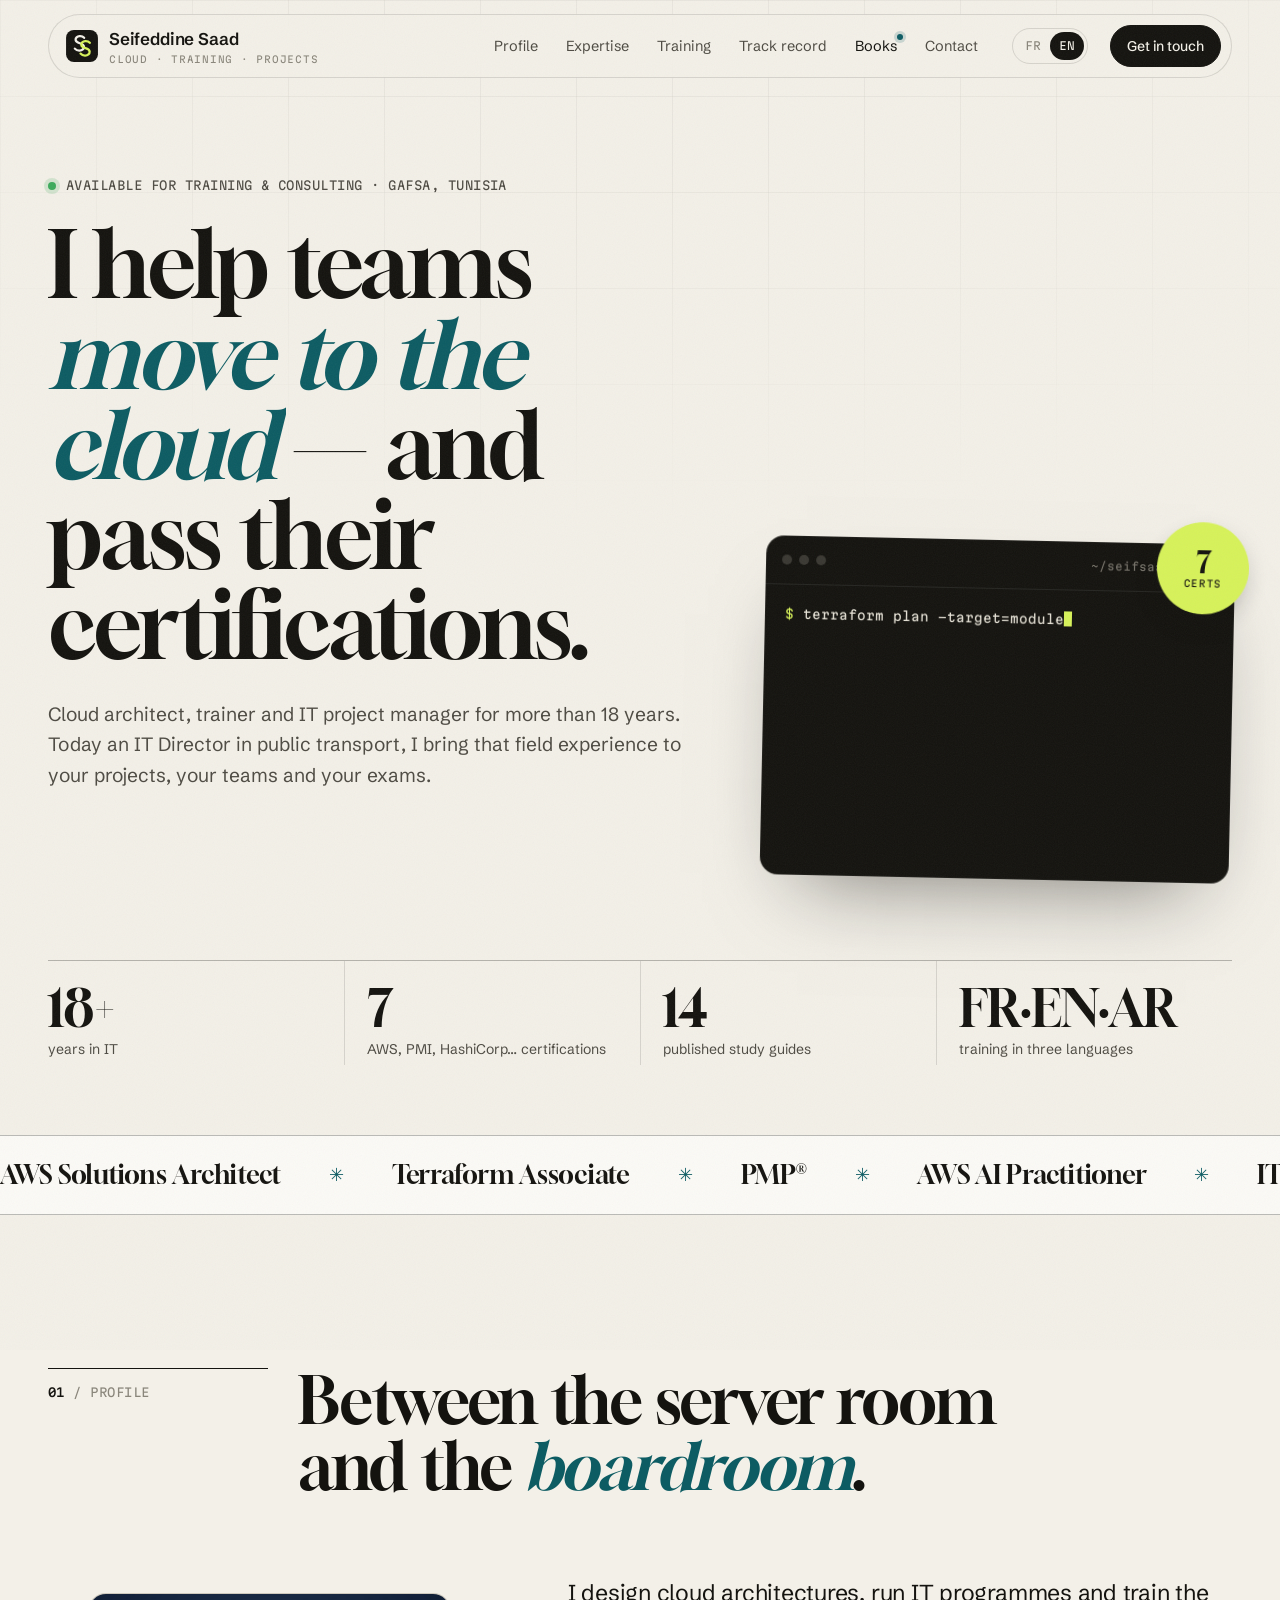
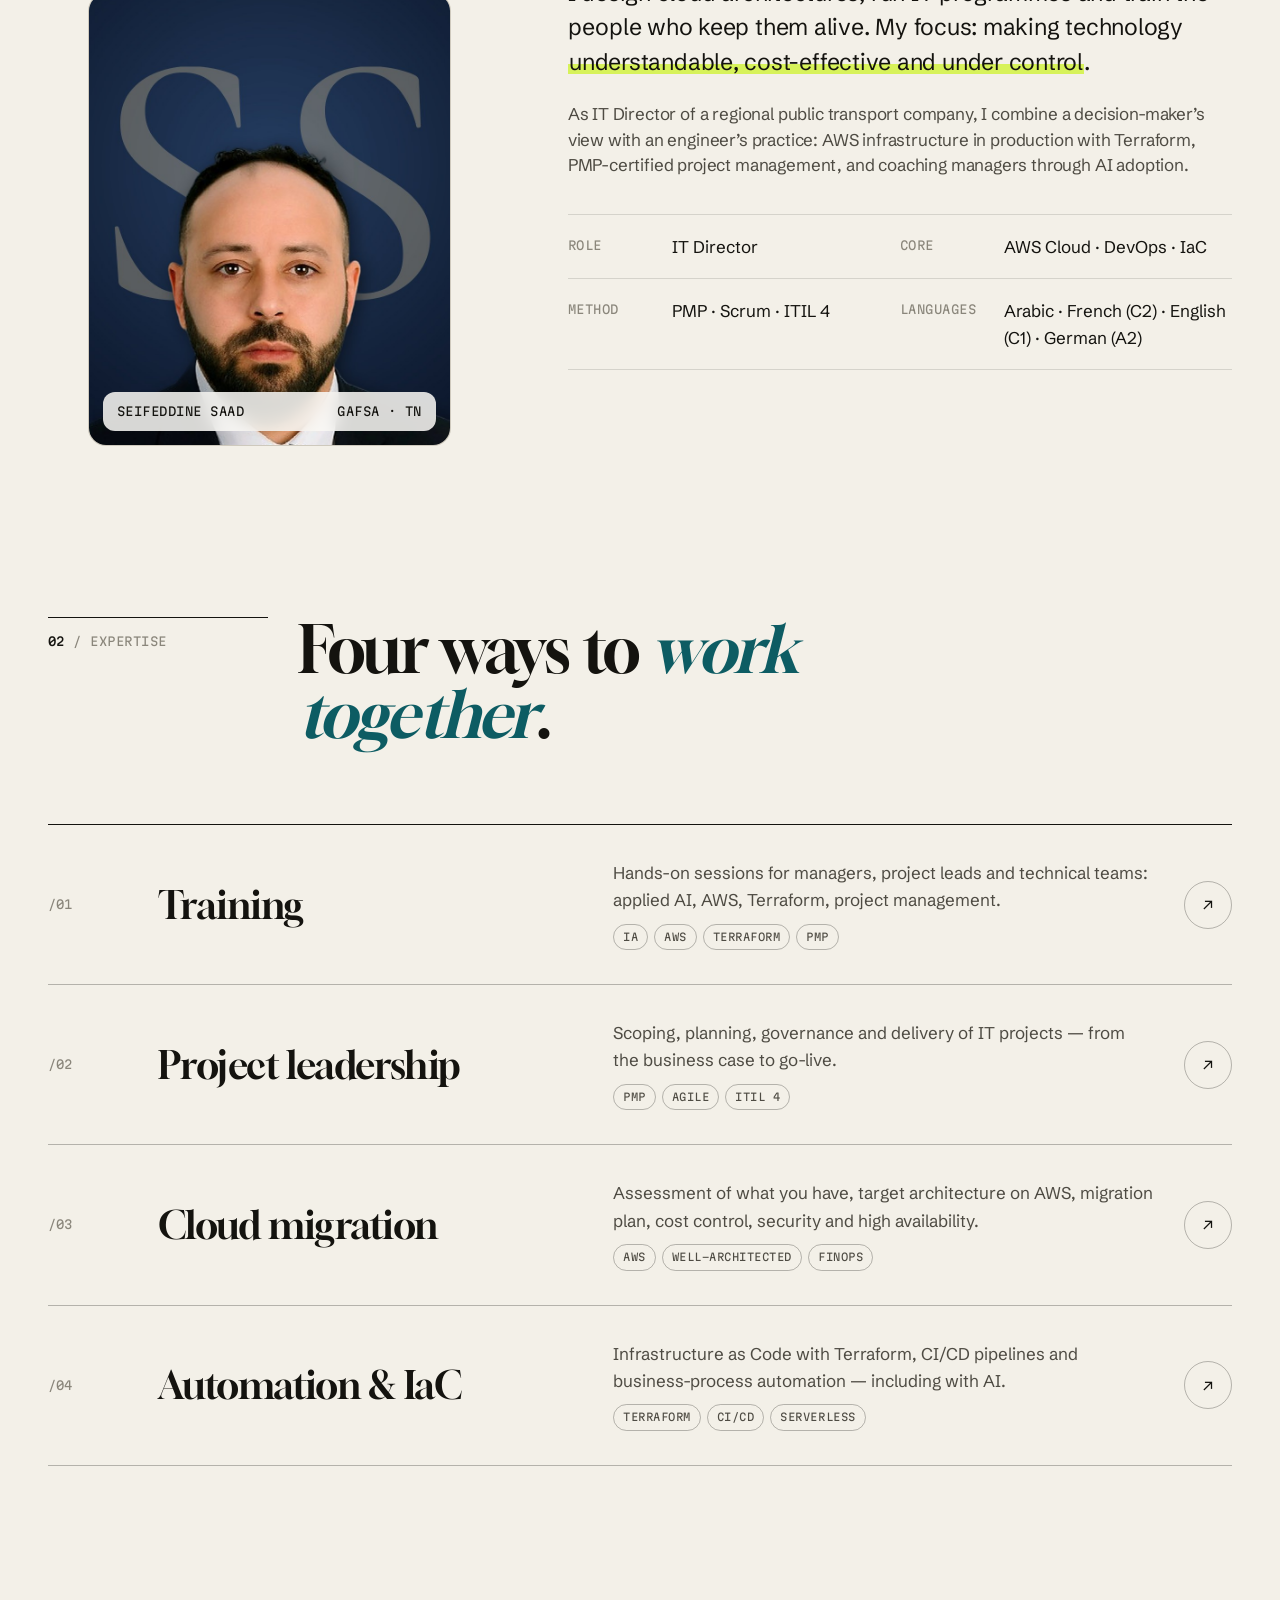
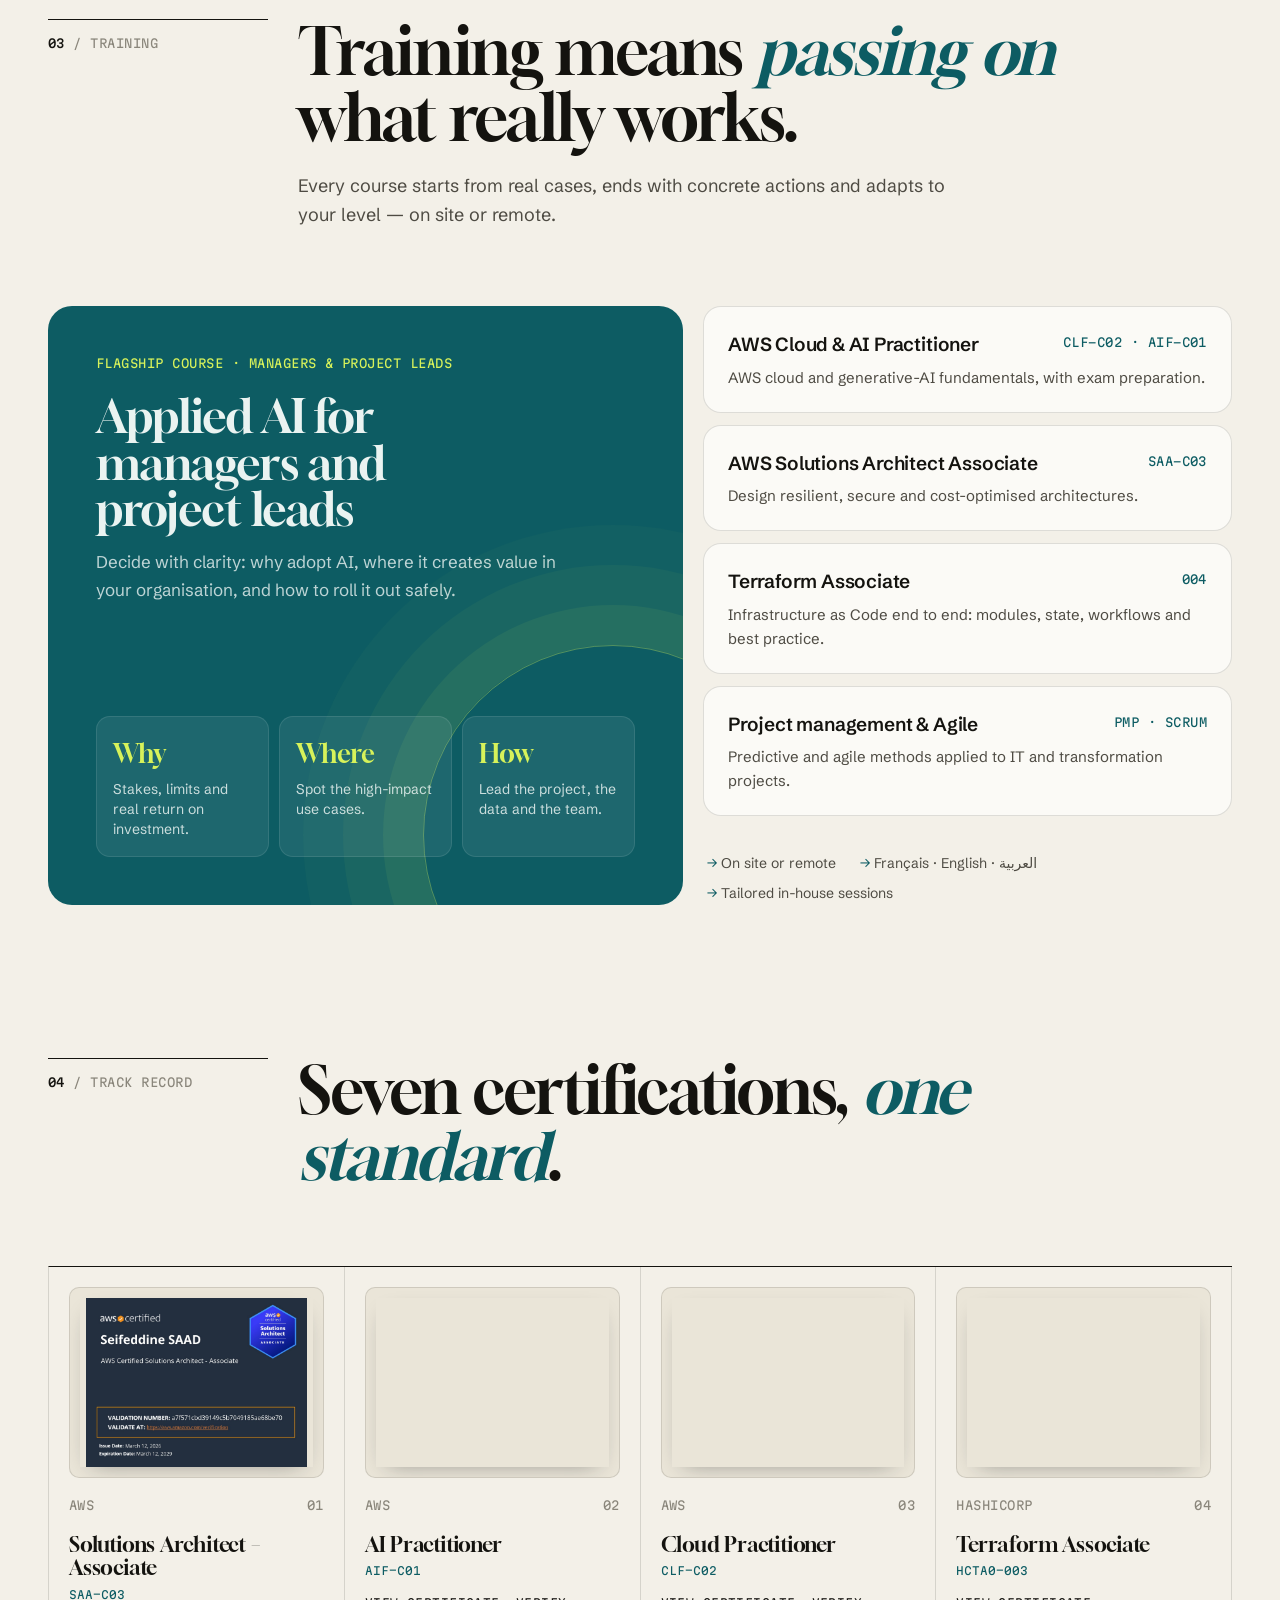
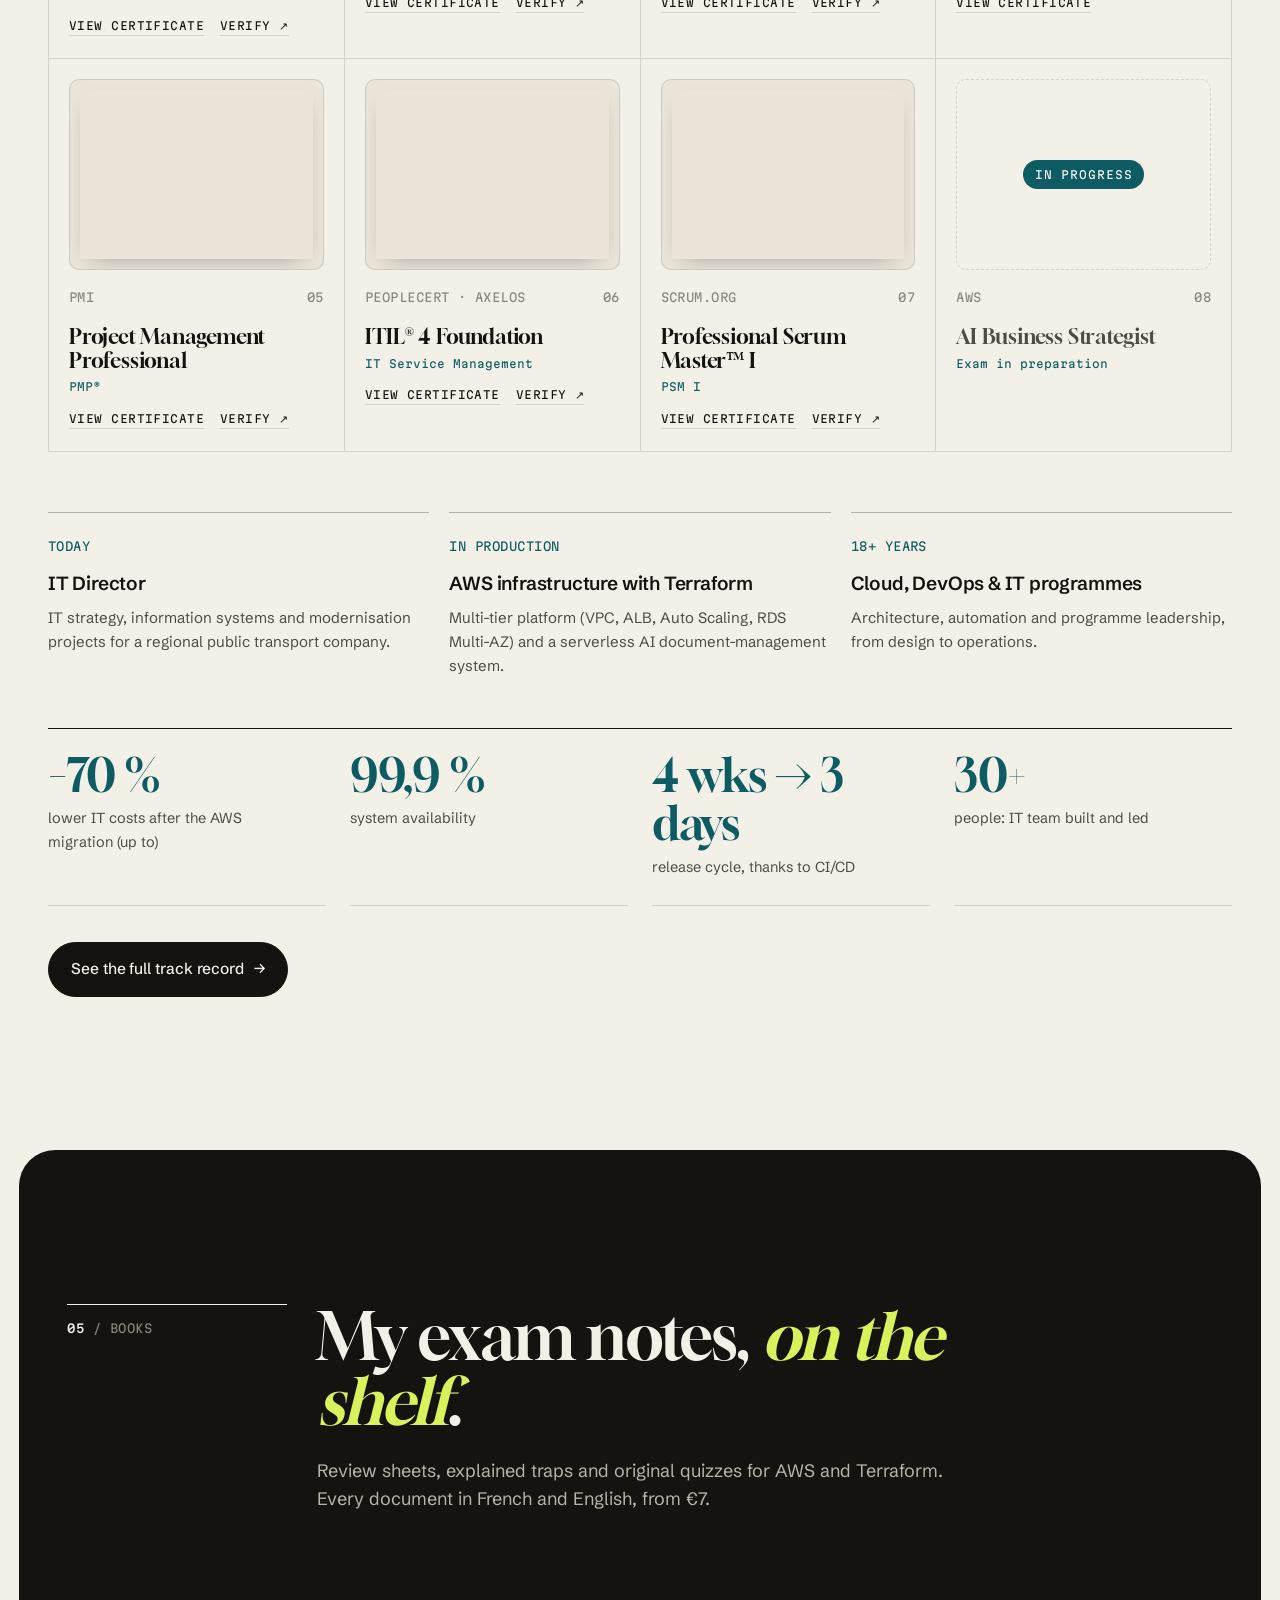
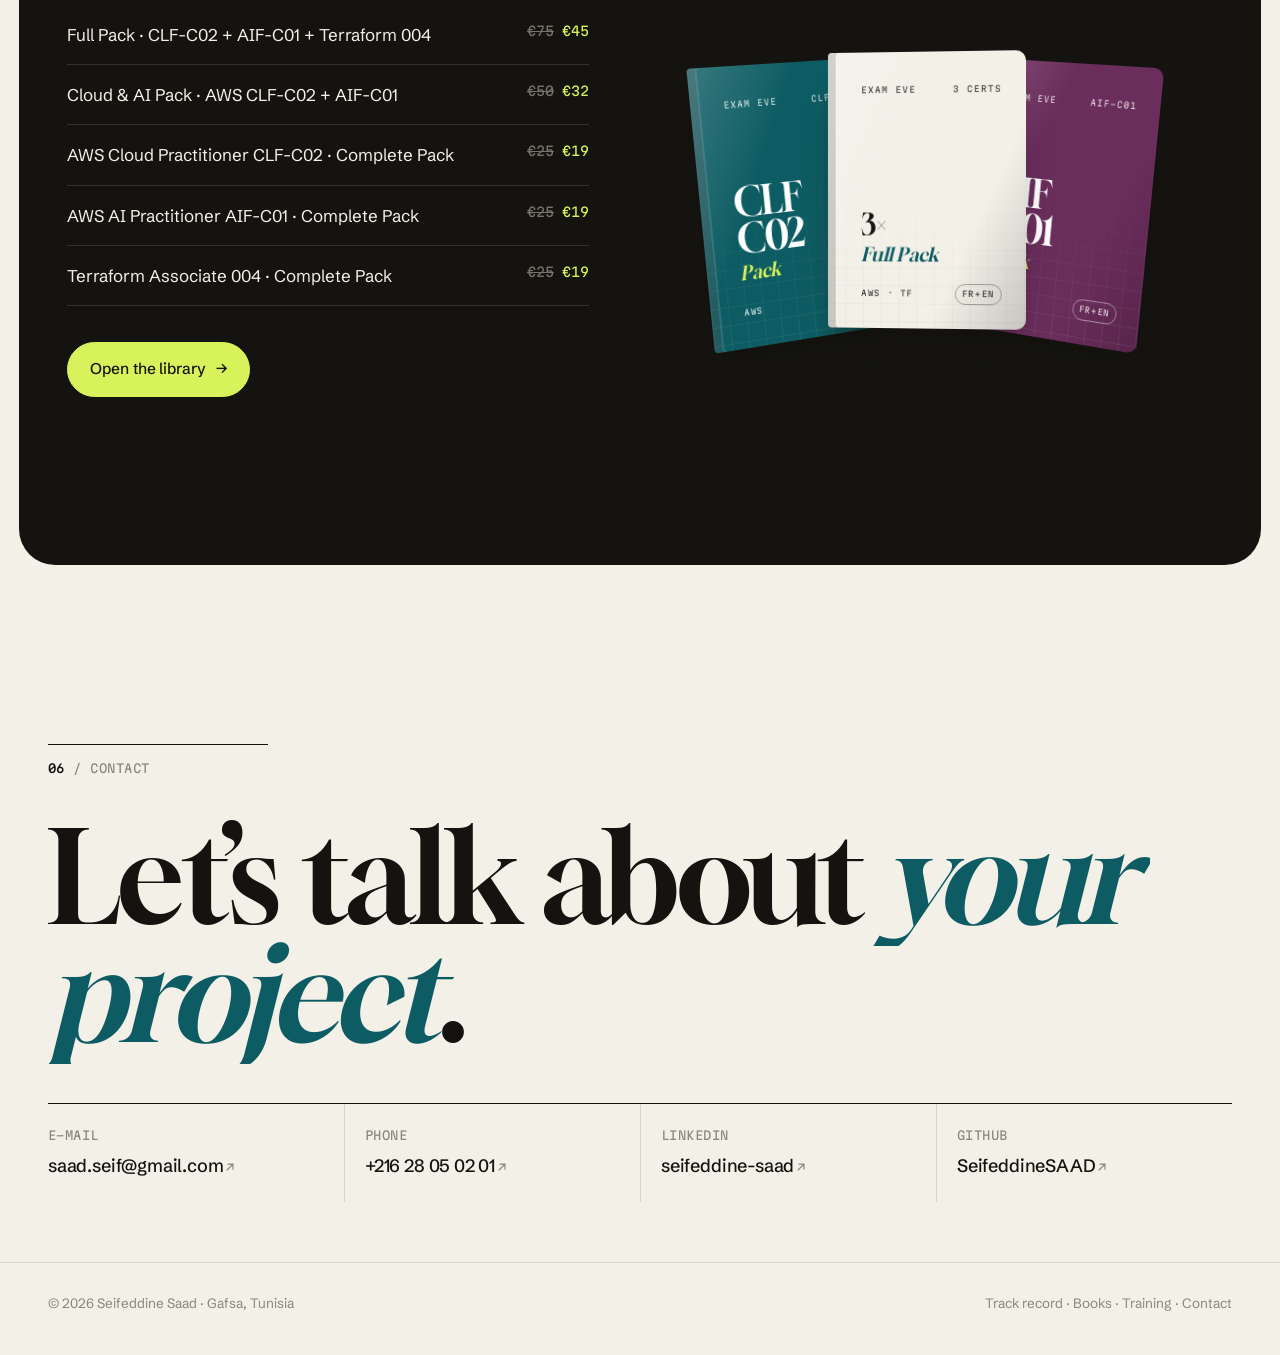
<file: index.html>
<!DOCTYPE html>
<html lang="fr">
<head>
  <meta charset="utf-8">
  <meta name="viewport" content="width=device-width, initial-scale=1">
  <title>Seifeddine Saad — Cloud Architect, formateur & chef de projet IT</title>
  <meta name="description" content="Seifeddine Saad : 18+ ans en architecture cloud, DevOps et pilotage de programmes IT. Formations IA, AWS, Terraform. Livres de préparation aux certifications.">
  <meta property="og:title" content="Seifeddine Saad — Cloud Architect & formateur">
  <meta property="og:description" content="Architecture cloud, formation IA/AWS/Terraform, pilotage de projets IT.">
  <meta property="og:type" content="website">
  <link rel="canonical" href="https://www.seifsaad.com/">
  <meta property="og:url" content="https://www.seifsaad.com/">
  <meta property="og:site_name" content="Seifeddine Saad">
  <meta property="og:locale" content="fr_FR">
  <meta property="og:locale:alternate" content="en_GB">
  <meta property="og:image" content="https://www.seifsaad.com/assets/img/og-site.jpg">
  <meta property="og:image:width" content="1200">
  <meta property="og:image:height" content="630">
  <meta name="twitter:card" content="summary_large_image">
  <meta name="theme-color" content="#F3F0E8">
  <link rel="icon" href="assets/img/logo.svg" type="image/svg+xml">
  <link rel="preconnect" href="https://fonts.googleapis.com">
  <link rel="preconnect" href="https://fonts.gstatic.com" crossorigin>
  <link href="https://fonts.googleapis.com/css2?family=Gloock&family=Martian+Mono:wght@400;500&family=Schibsted+Grotesk:ital,wght@0,400;0,500;0,600;0,700;1,400&display=swap" rel="stylesheet">
  <link rel="stylesheet" href="assets/css/style.css">
  <script type="application/ld+json" id="seo-jsonld">
{
 "@context": "https://schema.org",
 "@graph": [
  {
   "@type": "WebSite",
   "@id": "https://www.seifsaad.com/#site",
   "url": "https://www.seifsaad.com/",
   "name": "Seifeddine Saad",
   "inLanguage": [
    "fr",
    "en"
   ]
  },
  {
   "@type": "Person",
   "@id": "https://www.seifsaad.com/#seifeddine",
   "name": "Seifeddine Saad",
   "url": "https://www.seifsaad.com/",
   "jobTitle": "Architecte cloud, formateur et chef de projet IT",
   "email": "mailto:saad.seif@gmail.com",
   "telephone": "+216 28 05 02 01",
   "address": {
    "@type": "PostalAddress",
    "addressLocality": "Gafsa",
    "addressCountry": "TN"
   },
   "knowsLanguage": [
    "ar",
    "fr",
    "en",
    "de"
   ],
   "knowsAbout": [
    "AWS",
    "Terraform",
    "Cloud migration",
    "DevOps",
    "Intelligence artificielle",
    "Gestion de projet IT",
    "ITIL 4",
    "Scrum"
   ],
   "alumniOf": {
    "@type": "CollegeOrUniversity",
    "name": "ENSI — École Nationale des Sciences de l’Informatique"
   },
   "hasCredential": [
    {
     "@type": "EducationalOccupationalCredential",
     "name": "AWS Solutions Architect – Associate",
     "credentialCategory": "certification"
    },
    {
     "@type": "EducationalOccupationalCredential",
     "name": "AWS AI Practitioner",
     "credentialCategory": "certification"
    },
    {
     "@type": "EducationalOccupationalCredential",
     "name": "AWS Cloud Practitioner",
     "credentialCategory": "certification"
    },
    {
     "@type": "EducationalOccupationalCredential",
     "name": "HashiCorp Terraform Associate",
     "credentialCategory": "certification"
    },
    {
     "@type": "EducationalOccupationalCredential",
     "name": "PMI Project Management Professional",
     "credentialCategory": "certification"
    },
    {
     "@type": "EducationalOccupationalCredential",
     "name": "PeopleCert · Axelos ITIL® 4 Foundation",
     "credentialCategory": "certification"
    },
    {
     "@type": "EducationalOccupationalCredential",
     "name": "Scrum.org Professional Scrum Master™ I",
     "credentialCategory": "certification"
    }
   ],
   "sameAs": [
    "https://www.linkedin.com/in/seifeddine-saad",
    "https://github.com/SeifeddineSAAD",
    "https://saadseif.gumroad.com"
   ]
  }
 ]
}
  </script>
</head>
<body data-page="home">
  <div class="veil" aria-hidden="true"></div>
  <div class="cursor" aria-hidden="true"></div>

  <!-- ================= NAV ================= -->
  <header class="nav">
    <div class="wrap nav-inner">
      <a class="brand" href="index.html" aria-label="Accueil">
        <img src="assets/img/logo.svg" alt="">
        <span>Seifeddine Saad<small data-i18n="brand.sub">Cloud · Formation · Projets</small></span>
      </a>
      <ul class="nav-links">
        <li><a href="#profil" data-i18n="nav.profile">Profil</a></li>
        <li><a href="#expertises" data-i18n="nav.services">Expertises</a></li>
        <li><a href="#formations" data-i18n="nav.training">Formations</a></li>
        <li><a href="parcours.html" data-i18n="nav.path">Parcours</a></li>
        <li><a href="livres.html" class="shop" data-i18n="nav.books">Livres</a></li>
        <li><a href="#contact" data-i18n="nav.contact">Contact</a></li>
      </ul>
      <div class="lang" role="group" aria-label="Langue">
        <button type="button" data-lang="fr" aria-pressed="true">FR</button>
        <button type="button" data-lang="en" aria-pressed="false">EN</button>
      </div>
      <a href="#contact" class="btn btn-sm nav-cta" data-mag><span data-i18n="nav.cta">Me contacter</span></a>
      <button class="burger" type="button" aria-label="Menu"><span></span></button>
    </div>
  </header>

  <main>
    <!-- ================= HERO ================= -->
    <section class="hero">
      <div class="wrap">
        <div class="hero-grid">
          <div>
            <span class="eyebrow mono" data-reveal><i class="dot"></i><span data-i18n="hero.eyebrow">Disponible pour formations & missions · Gafsa, Tunisie</span></span>
            <h1 class="h-display split" data-i18n="hero.title">J’aide les équipes à <em>passer au cloud</em> — et à réussir leurs certifications.</h1>
            <p class="lead" data-reveal style="--d:300ms" data-i18n="hero.lead">Architecte cloud, formateur et chef de projet IT depuis plus de 18 ans. Aujourd’hui Directeur Informatique dans le transport public, je mets cette expérience terrain au service de vos projets, de vos équipes et de vos examens.</p>
            <div class="hero-cta" data-reveal style="--d:420ms">
              <a href="#formations" class="btn" data-mag><span data-i18n="hero.cta1">Voir les formations</span> <span class="arr">→</span></a>
              <a href="livres.html" class="btn btn-ghost" data-mag><span data-i18n="hero.cta2">Découvrir les livres</span> <span class="arr">↗</span></a>
            </div>
          </div>

          <div data-reveal style="--d:250ms">
            <div class="term" aria-label="Terminal">
              <div class="sticker"><span><b>7</b><span data-i18n="hero.sticker">certifs</span></span></div>
              <div class="term-bar"><i></i><i></i><i></i><span>~/seifsaad — zsh</span></div>
              <div class="term-body" id="term"></div>
            </div>
          </div>
        </div>

        <div class="stats" data-reveal style="--d:200ms">
          <div class="stat"><b><span data-count="18">0</span>+</b><span data-i18n="stats.years">ans d’expérience IT</span></div>
          <div class="stat"><b data-count="7">0</b><span data-i18n="stats.certs">certifications AWS, PMI, HashiCorp…</span></div>
          <div class="stat"><b data-count="14">0</b><span data-i18n="stats.books">guides de révision publiés</span></div>
          <div class="stat"><b>FR·EN·AR</b><span data-i18n="stats.lang">formations en trois langues</span></div>
        </div>
      </div>
    </section>

    <!-- ================= MARQUEE ================= -->
    <div class="marquee" aria-hidden="true">
      <div class="marquee-track">
        <div class="marquee-item">AWS Solutions Architect</div>
        <div class="marquee-item">Terraform Associate</div>
        <div class="marquee-item">PMP®</div>
        <div class="marquee-item">AWS AI Practitioner</div>
        <div class="marquee-item">ITIL 4</div>
        <div class="marquee-item">Professional Scrum Master</div>
        <div class="marquee-item">AWS Cloud Practitioner</div>
        <!-- duplicated for seamless loop -->
        <div class="marquee-item">AWS Solutions Architect</div>
        <div class="marquee-item">Terraform Associate</div>
        <div class="marquee-item">PMP®</div>
        <div class="marquee-item">AWS AI Practitioner</div>
        <div class="marquee-item">ITIL 4</div>
        <div class="marquee-item">Professional Scrum Master</div>
        <div class="marquee-item">AWS Cloud Practitioner</div>
      </div>
    </div>

    <!-- ================= 01 PROFIL ================= -->
    <section class="sec" id="profil">
      <div class="wrap">
        <div class="sec-head">
          <div class="sec-num mono"><b>01</b> / <span data-i18n="nav.profile">Profil</span></div>
          <div>
            <h2 class="h2" data-reveal data-i18n="p.title">Entre la salle serveur et la <em>salle de réunion</em>.</h2>
          </div>
        </div>
        <div class="profile">
          <figure class="portrait" data-reveal>
            <img src="assets/img/portrait.jpg" alt="Seifeddine Saad" width="1000" height="1000">
            <figcaption class="mono"><span>Seifeddine Saad</span><span>Gafsa · TN</span></figcaption>
          </figure>
          <div class="profile-text">
            <p data-reveal data-i18n="p.t1">Je conçois des architectures cloud, je pilote des programmes IT et je forme celles et ceux qui doivent les faire vivre. Mon terrain : rendre la technologie <span class="mark">compréhensible, rentable et maîtrisée</span>.</p>
            <p class="small" data-reveal style="--d:120ms" data-i18n="p.t2">Directeur Informatique d’une société régionale de transport public, j’allie la vision d’un décideur et la pratique d’un ingénieur : infrastructures AWS en production avec Terraform, gestion de projet certifiée PMP, et accompagnement des managers dans l’adoption de l’IA.</p>
            <div class="facts" data-reveal style="--d:200ms">
              <div class="fact"><span class="mono" data-i18n="p.f1k">Poste</span><span data-i18n="p.f1v">Directeur Informatique</span></div>
              <div class="fact"><span class="mono" data-i18n="p.f2k">Cœur</span><span data-i18n="p.f2v">Cloud AWS · DevOps · IaC</span></div>
              <div class="fact"><span class="mono" data-i18n="p.f3k">Méthode</span><span>PMP · Scrum · ITIL 4</span></div>
              <div class="fact"><span class="mono" data-i18n="p.f4k">Langues</span><span data-i18n="p.f4v">Arabe · Français (C2) · Anglais (C1) · Allemand (A2)</span></div>
            </div>
          </div>
        </div>
      </div>
    </section>

    <!-- ================= 02 EXPERTISES ================= -->
    <section class="sec" id="expertises" style="padding-top:0">
      <div class="wrap">
        <div class="sec-head">
          <div class="sec-num mono"><b>02</b> / <span data-i18n="nav.services">Expertises</span></div>
          <div>
            <h2 class="h2" data-reveal data-i18n="s.title">Quatre façons de <em>travailler ensemble</em>.</h2>
          </div>
        </div>
        <div class="rows">
          <a href="#formations" class="row" data-reveal>
            <span class="n">/01</span>
            <div><h3 data-i18n="s.1t">Formation</h3></div>
            <div><p data-i18n="s.1d">Des sessions concrètes pour managers, chefs de projet et équipes techniques : IA appliquée, AWS, Terraform, gestion de projet.</p><div class="tags"><span class="tag">IA</span><span class="tag">AWS</span><span class="tag">Terraform</span><span class="tag">PMP</span></div></div>
            <span class="go">↗</span>
          </a>
          <a href="#contact" class="row" data-reveal style="--d:80ms">
            <span class="n">/02</span>
            <div><h3 data-i18n="s.2t">Pilotage de projet</h3></div>
            <div><p data-i18n="s.2d">Cadrage, planification, gouvernance et livraison de projets IT — du dossier de décision à la mise en production.</p><div class="tags"><span class="tag">PMP</span><span class="tag">Agile</span><span class="tag">ITIL 4</span></div></div>
            <span class="go">↗</span>
          </a>
          <a href="#contact" class="row" data-reveal style="--d:160ms">
            <span class="n">/03</span>
            <div><h3 data-i18n="s.3t">Migration cloud</h3></div>
            <div><p data-i18n="s.3d">Évaluation de l’existant, architecture cible sur AWS, plan de migration et maîtrise des coûts, sécurité et haute disponibilité.</p><div class="tags"><span class="tag">AWS</span><span class="tag">Well-Architected</span><span class="tag">FinOps</span></div></div>
            <span class="go">↗</span>
          </a>
          <a href="#contact" class="row" data-reveal style="--d:240ms">
            <span class="n">/04</span>
            <div><h3 data-i18n="s.4t">Automatisation & IaC</h3></div>
            <div><p data-i18n="s.4d">Infrastructure as Code avec Terraform, pipelines CI/CD et automatisation de processus métier — y compris avec l’IA.</p><div class="tags"><span class="tag">Terraform</span><span class="tag">CI/CD</span><span class="tag">Serverless</span></div></div>
            <span class="go">↗</span>
          </a>
        </div>
      </div>
    </section>

    <!-- ================= 03 FORMATIONS ================= -->
    <section class="sec" id="formations" style="padding-top:0">
      <div class="wrap">
        <div class="sec-head">
          <div class="sec-num mono"><b>03</b> / <span data-i18n="nav.training">Formations</span></div>
          <div>
            <h2 class="h2" data-reveal data-i18n="t.title">Former, c’est <em>transmettre</em> ce qui marche vraiment.</h2>
            <p class="sec-intro" data-reveal style="--d:100ms" data-i18n="t.intro">Chaque formation part de cas réels, se termine par des actions concrètes et s’adapte à votre niveau — en présentiel ou à distance.</p>
          </div>
        </div>
        <div class="training">
          <article class="t-feature" data-reveal>
            <span class="mono" data-i18n="t.fTag">Formation phare · Managers & chefs de projet</span>
            <h3 data-i18n="t.fTitle">IA appliquée pour managers et chefs de projet</h3>
            <p data-i18n="t.fDesc">Décider avec lucidité : pourquoi adopter l’IA, où elle crée de la valeur dans votre organisation, et comment la déployer sans risque.</p>
            <ul class="modules">
              <li><b data-i18n="t.m1">Pourquoi</b><span data-i18n="t.m1d">Enjeux, limites et retour sur investissement réel.</span></li>
              <li><b data-i18n="t.m2">Où</b><span data-i18n="t.m2d">Identifier les cas d’usage à fort impact.</span></li>
              <li><b data-i18n="t.m3">Comment</b><span data-i18n="t.m3d">Piloter le projet, les données et l’équipe.</span></li>
            </ul>
          </article>
          <div class="t-list">
            <div class="t-item" data-reveal style="--d:60ms"><h4>AWS Cloud & AI Practitioner</h4><span class="mono">CLF-C02 · AIF-C01</span><p data-i18n="t.i1">Les fondamentaux du cloud AWS et de l’IA générative, avec préparation à l’examen.</p></div>
            <div class="t-item" data-reveal style="--d:120ms"><h4>AWS Solutions Architect Associate</h4><span class="mono">SAA-C03</span><p data-i18n="t.i2">Concevoir des architectures résilientes, sécurisées et optimisées en coûts.</p></div>
            <div class="t-item" data-reveal style="--d:180ms"><h4>Terraform Associate</h4><span class="mono">004</span><p data-i18n="t.i3">Infrastructure as Code de A à Z : modules, state, workflows et bonnes pratiques.</p></div>
            <div class="t-item" data-reveal style="--d:240ms"><h4 data-i18n="t.i4t">Gestion de projet & Agile</h4><span class="mono">PMP · Scrum</span><p data-i18n="t.i4">Méthodes prédictives et agiles appliquées aux projets IT et de transformation.</p></div>
            <div class="t-meta" data-reveal style="--d:300ms"><span data-i18n="t.meta1">Présentiel ou distanciel</span><span data-i18n="t.meta2">Français · English · العربية</span><span data-i18n="t.meta3">Intra-entreprise sur mesure</span></div>
          </div>
        </div>
      </div>
    </section>

    <!-- ================= 04 PARCOURS ================= -->
    <section class="sec" id="parcours" style="padding-top:0">
      <div class="wrap">
        <div class="sec-head">
          <div class="sec-num mono"><b>04</b> / <span data-i18n="nav.path">Parcours</span></div>
          <div>
            <h2 class="h2" data-reveal data-i18n="c.title">Sept certifications, <em>une seule exigence</em>.</h2>
          </div>
        </div>
        <div class="certs" id="certs"></div>
        <dialog class="cert-viewer" id="certViewer" aria-label="Certificat">
          <button class="cv-close" type="button" aria-label="Fermer">×</button>
          <img alt="">
          <div class="cv-bar mono"><span class="cv-title"></span><a class="cv-verify" target="_blank" rel="noopener"><span data-i18n="c.verify">Vérifier</span> ↗</a></div>
        </dialog>
        <div class="milestones">
          <div class="ms" data-reveal><span class="mono" data-i18n="m.1k">Aujourd’hui</span><h4 data-i18n="m.1t">Directeur Informatique</h4><p data-i18n="m.1d">Stratégie IT, systèmes d’information et projets de modernisation d’une société régionale de transport public.</p></div>
          <div class="ms" data-reveal style="--d:100ms"><span class="mono" data-i18n="m.2k">En production</span><h4 data-i18n="m.2t">Infrastructures AWS avec Terraform</h4><p data-i18n="m.2d">Plateforme multi-tiers (VPC, ALB, Auto Scaling, RDS Multi-AZ) et système serverless de gestion documentaire par IA.</p></div>
          <div class="ms" data-reveal style="--d:200ms"><span class="mono" data-i18n="m.3k">18+ ans</span><h4 data-i18n="m.3t">Cloud, DevOps & programmes IT</h4><p data-i18n="m.3d">Architecture, automatisation et pilotage de programmes, de la conception à l’exploitation.</p></div>
        </div>
        <div class="impact home-impact">
          <div class="imp" data-reveal><b>−<span data-count="70">0</span> %</b><span data-i18n="pc.i1s">de coûts IT après la migration AWS (jusqu’à)</span></div>
          <div class="imp" data-reveal style="--d:60ms"><b>99,9 %</b><span data-i18n="pc.i2">de disponibilité des systèmes</span></div>
          <div class="imp" data-reveal style="--d:120ms"><b data-i18n="pc.i3v">4 sem → 3 j</b><span data-i18n="pc.i3">cycle de mise en production grâce au CI/CD</span></div>
          <div class="imp" data-reveal style="--d:180ms"><b><span data-count="30">0</span>+</b><span data-i18n="pc.i8">personnes : équipe IT construite et encadrée</span></div>
        </div>
        <div class="hero-cta" data-reveal style="margin-top:36px"><a href="parcours.html" class="btn" data-mag><span data-i18n="pc.more">Voir le parcours complet</span> <span class="arr">→</span></a></div>
      </div>
    </section>

    <!-- ================= 05 LIVRES (teaser) ================= -->
    <section class="band" id="livres">
      <div class="sec wrap">
        <div class="sec-head">
          <div class="sec-num mono"><b>05</b> / <span data-i18n="nav.books">Livres</span></div>
          <div>
            <h2 class="h2" data-reveal data-i18n="b.title">Mes notes d’examen, <em>en libre-service</em>.</h2>
            <p class="sec-intro" data-reveal style="--d:100ms" data-i18n="b.intro">Fiches de révision, pièges expliqués et quiz originaux pour AWS et Terraform. Chaque document en français et en anglais, à partir de 7 €.</p>
          </div>
        </div>
        <div class="band-grid">
          <div data-reveal>
            <ul class="band-list" id="bandList"></ul>
            <a href="livres.html" class="btn" data-mag><span data-i18n="b.cta">Ouvrir la bibliothèque</span> <span class="arr">→</span></a>
          </div>
          <div class="shelf" id="bandShelf" data-reveal style="--d:150ms"></div>
        </div>
      </div>
    </section>

    <!-- ================= 06 CONTACT ================= -->
    <section class="contact" id="contact">
      <div class="wrap">
        <div class="sec-num mono" style="max-width:220px;margin-bottom:40px"><b>06</b> / <span data-i18n="nav.contact">Contact</span></div>
        <h2 class="contact-big split" data-i18n="ct.title">Parlons de <em>votre projet</em>.</h2>
        <div class="contact-grid" data-reveal>
          <a class="c-item" id="cEmail" href="#"><span class="mono">E-mail</span><b data-contact="email"></b></a>
          <a class="c-item" id="cPhone" href="#"><span class="mono" data-i18n="ct.phone">Téléphone</span><b data-contact="phone"></b></a>
          <a class="c-item" href="https://www.linkedin.com/in/seifeddine-saad" target="_blank" rel="noopener"><span class="mono">LinkedIn</span><b>seifeddine-saad</b></a>
          <a class="c-item" href="https://github.com/SeifeddineSAAD" target="_blank" rel="noopener"><span class="mono">GitHub</span><b>SeifeddineSAAD</b></a>
        </div>
      </div>
    </section>
  </main>

  <footer>
    <div class="wrap foot">
      <span>© <span id="year"></span> Seifeddine Saad · <span data-i18n="f.loc">Gafsa, Tunisie</span></span>
      <span><a href="parcours.html" data-i18n="nav.path">Parcours</a> · <a href="livres.html" data-i18n="f.books">Livres</a> · <a href="#formations" data-i18n="nav.training">Formations</a> · <a href="#contact" data-i18n="nav.contact">Contact</a></span>
    </div>
  </footer>

  <script src="assets/js/data.js"></script>
  <script src="assets/js/main.js"></script>
</body>
</html>
</file>
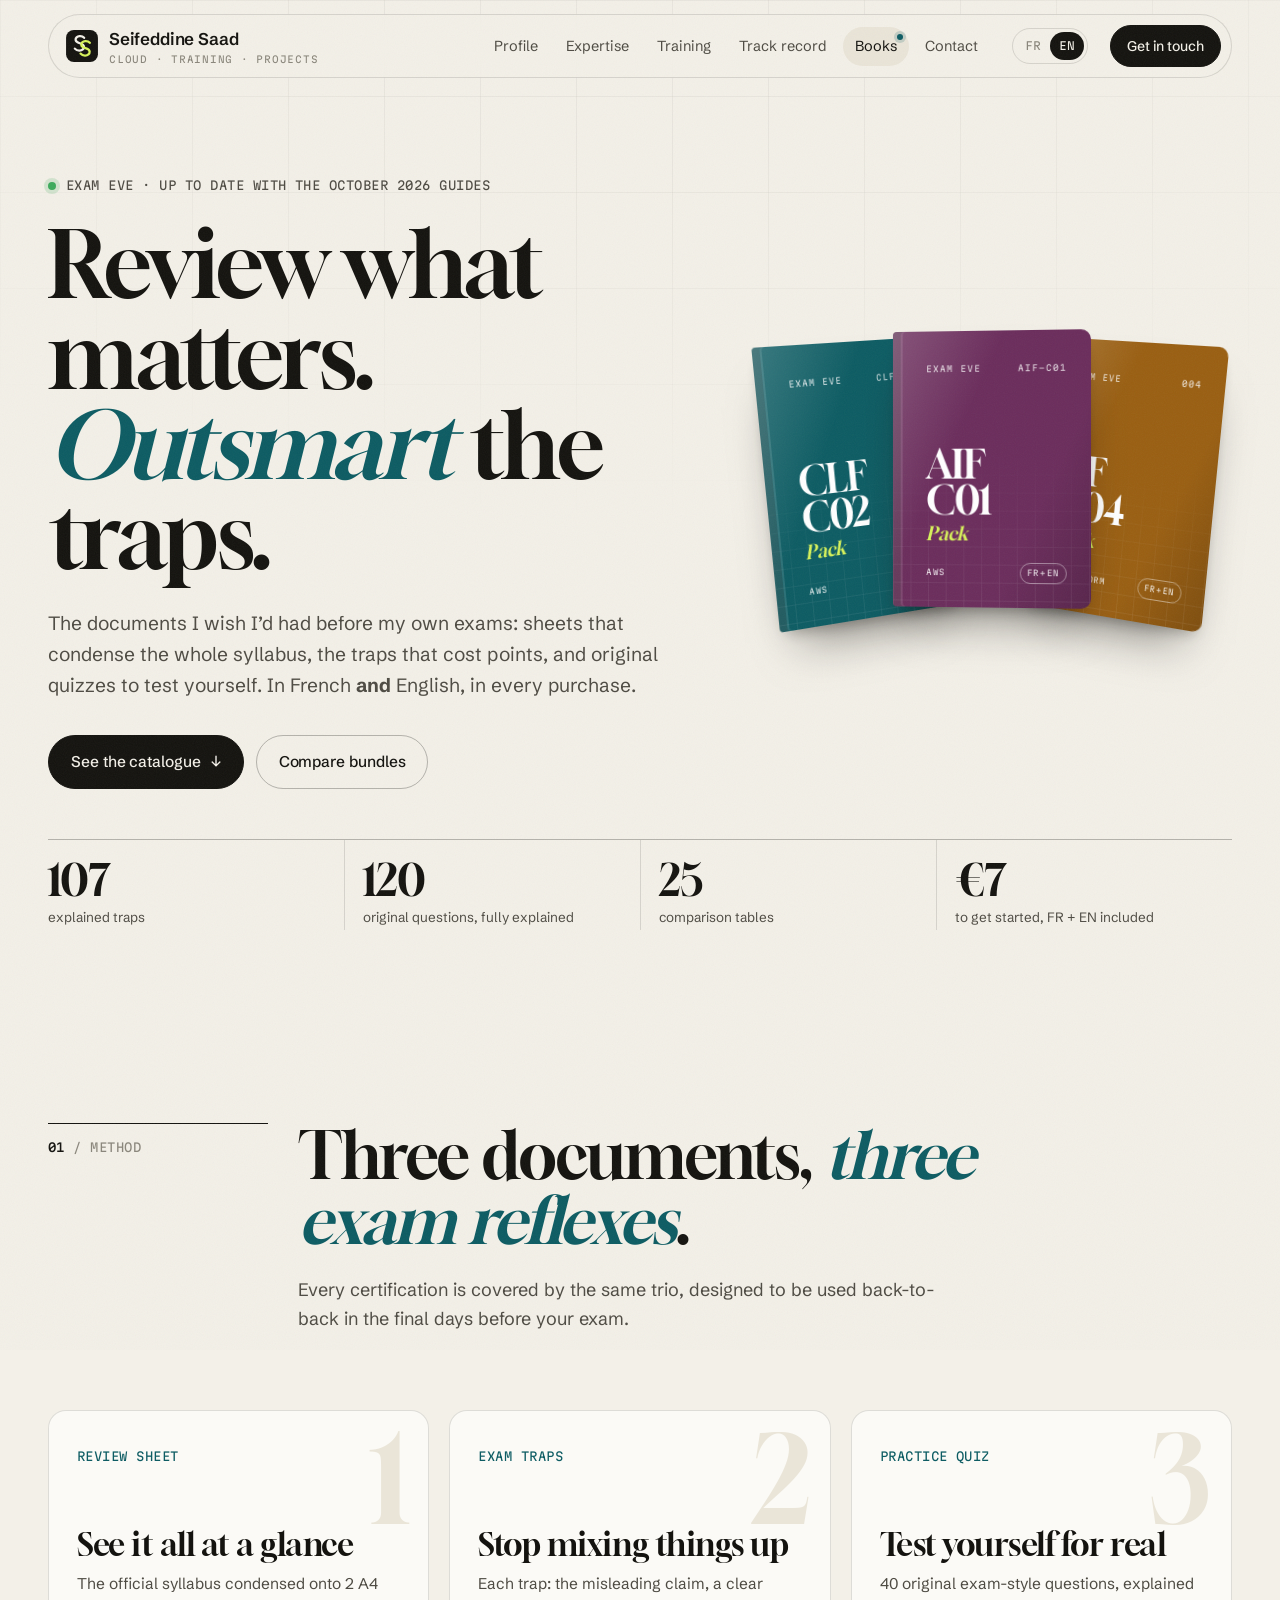
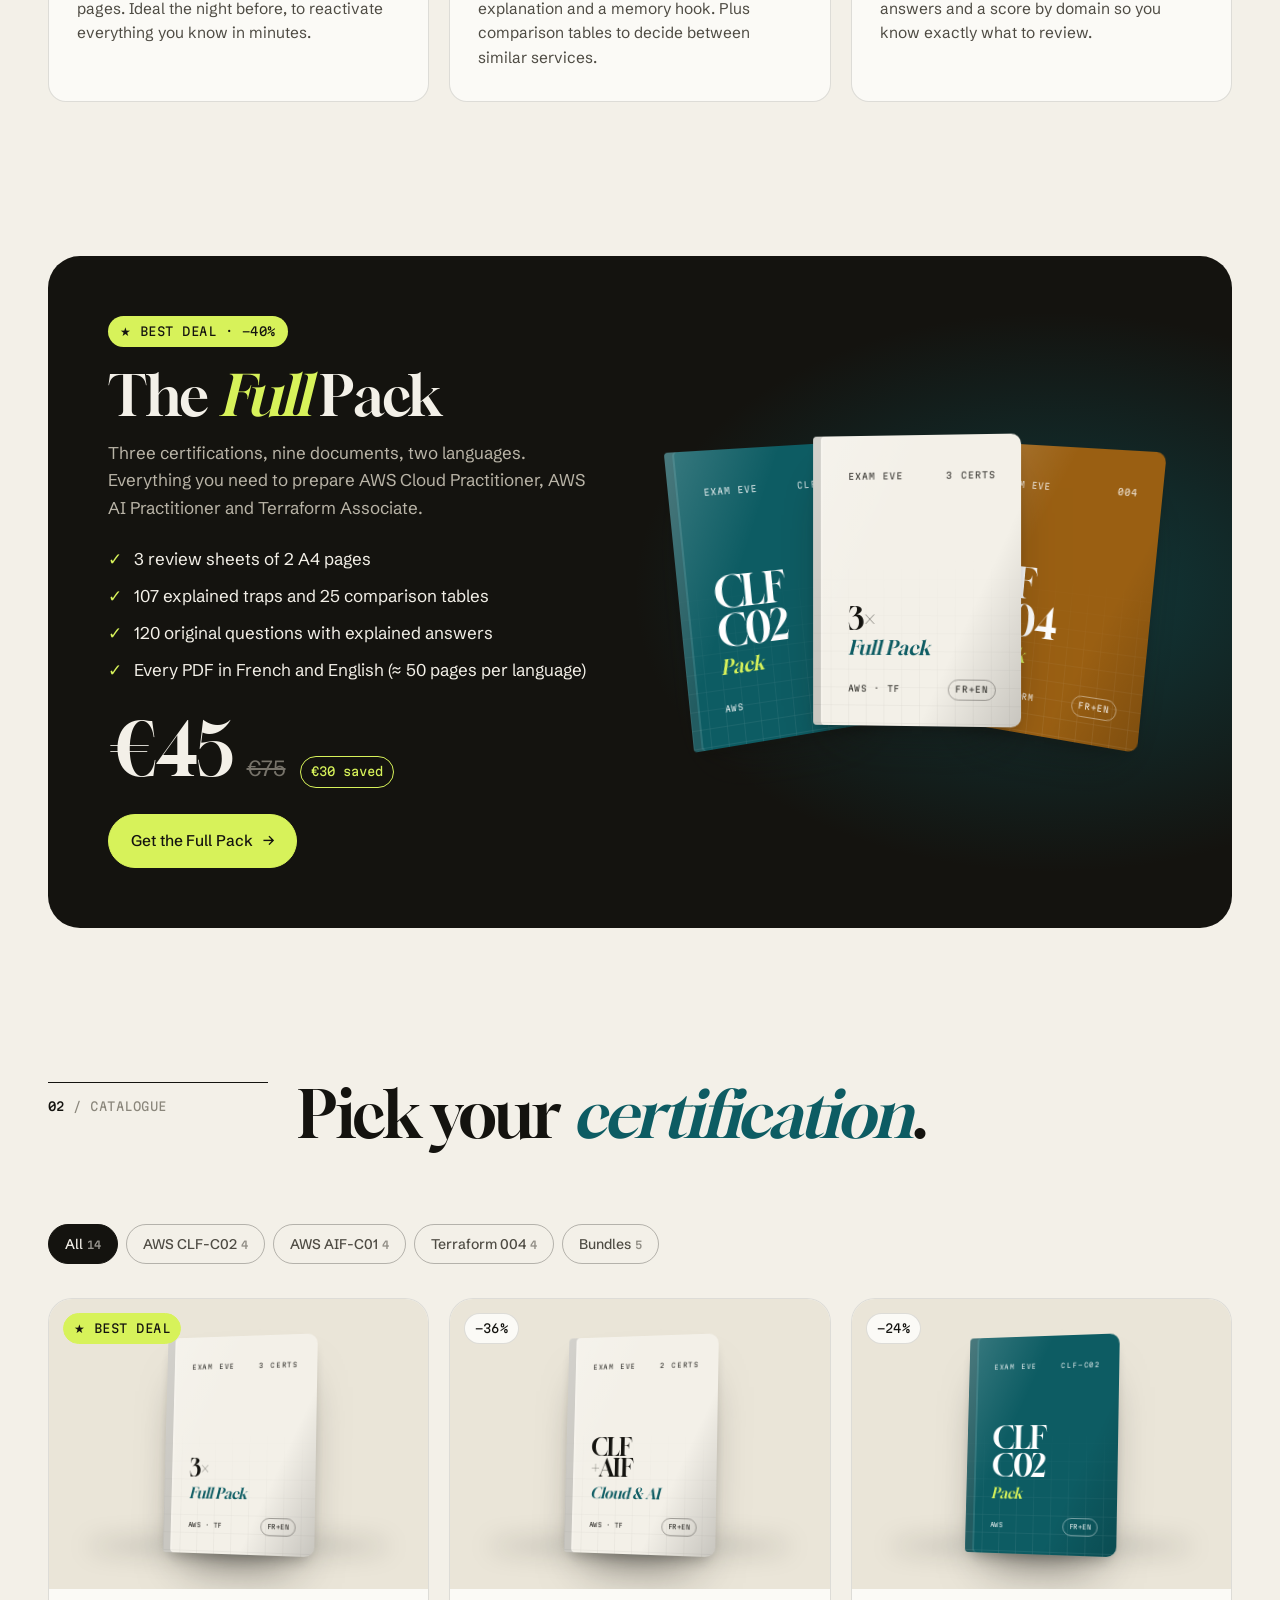
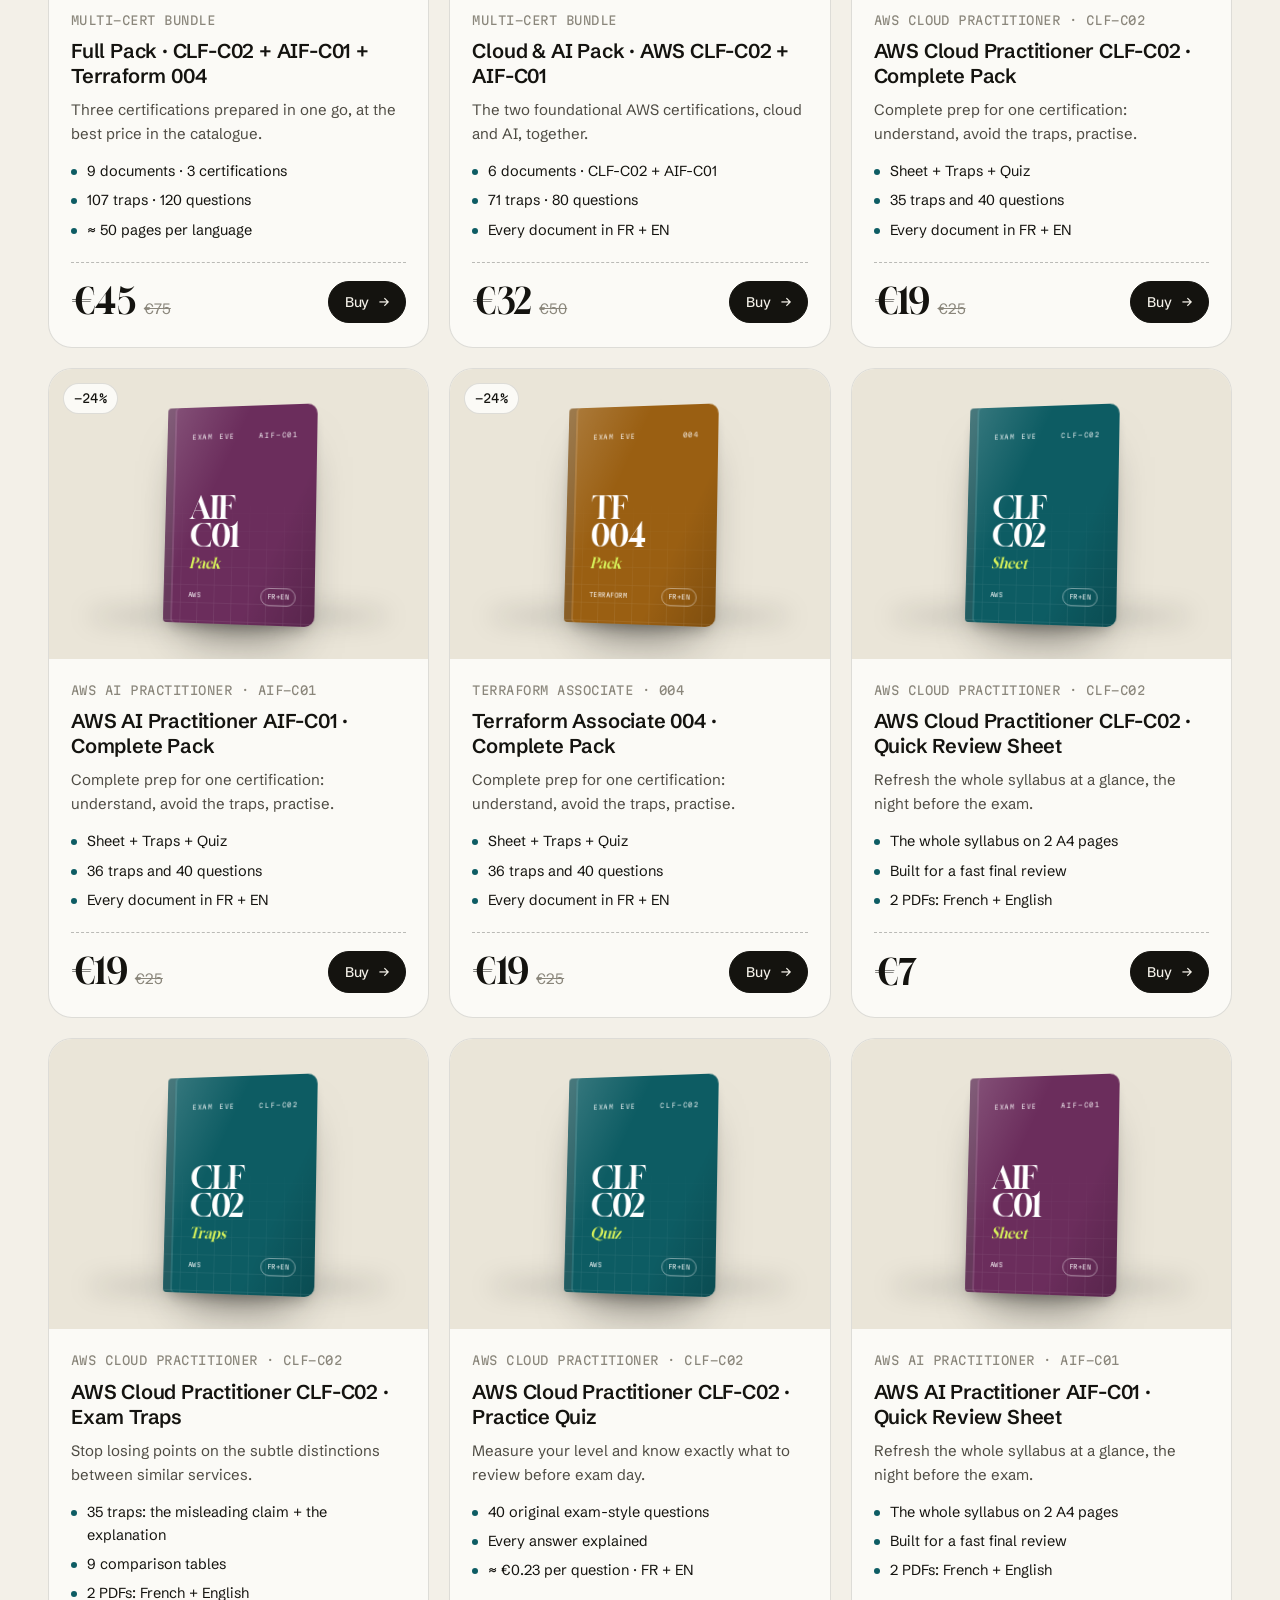
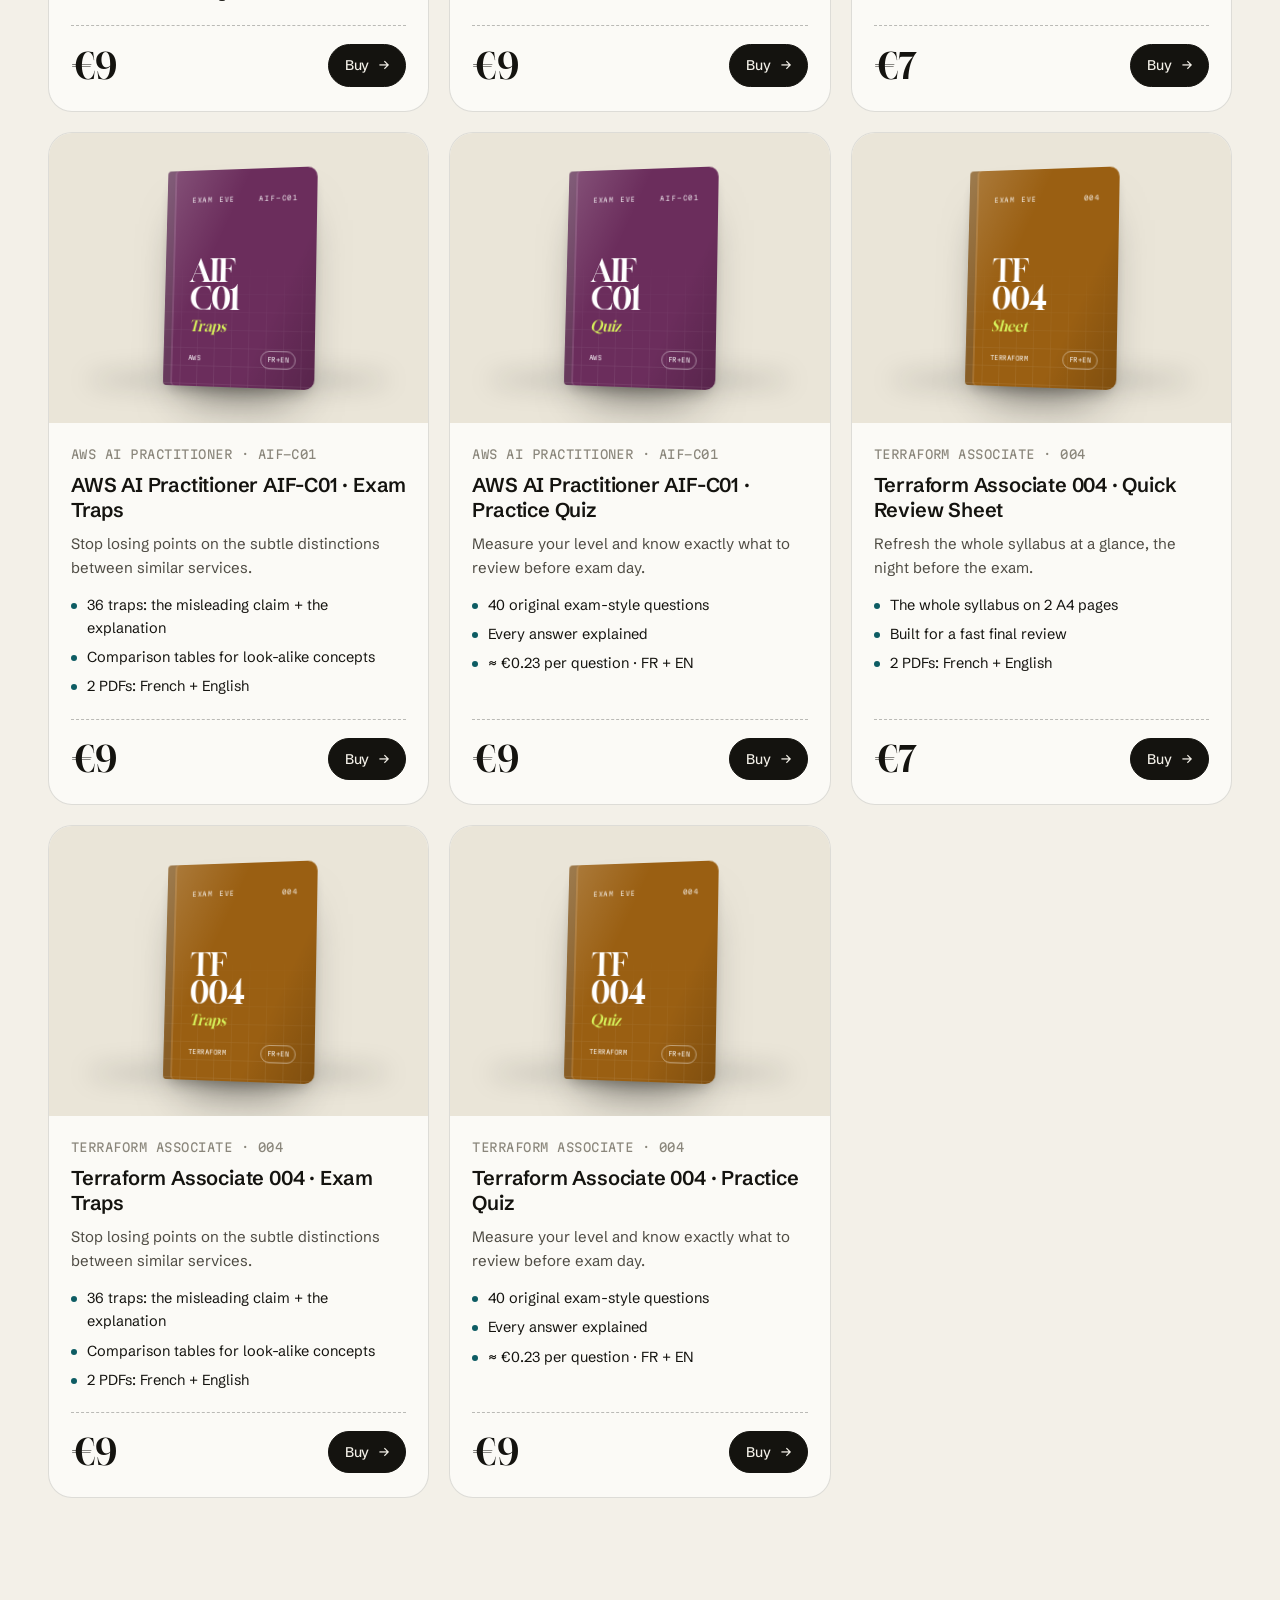
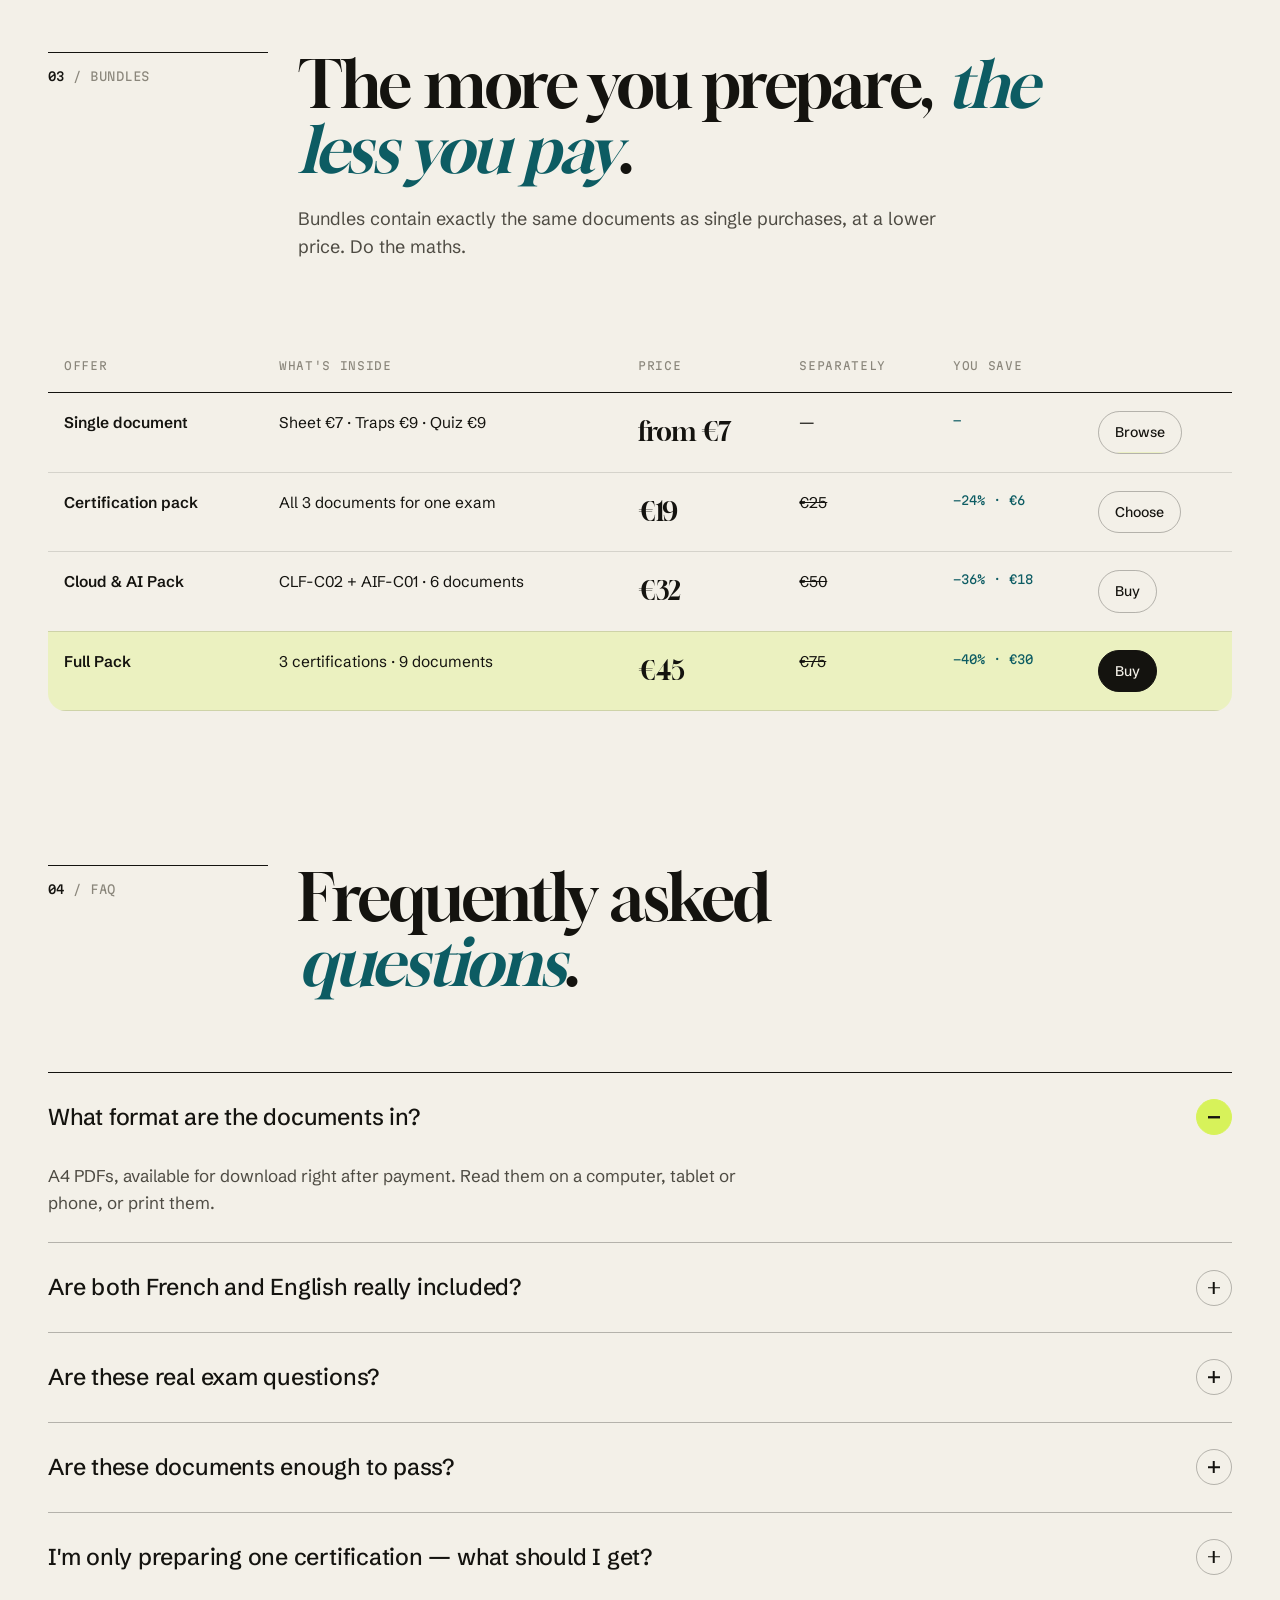
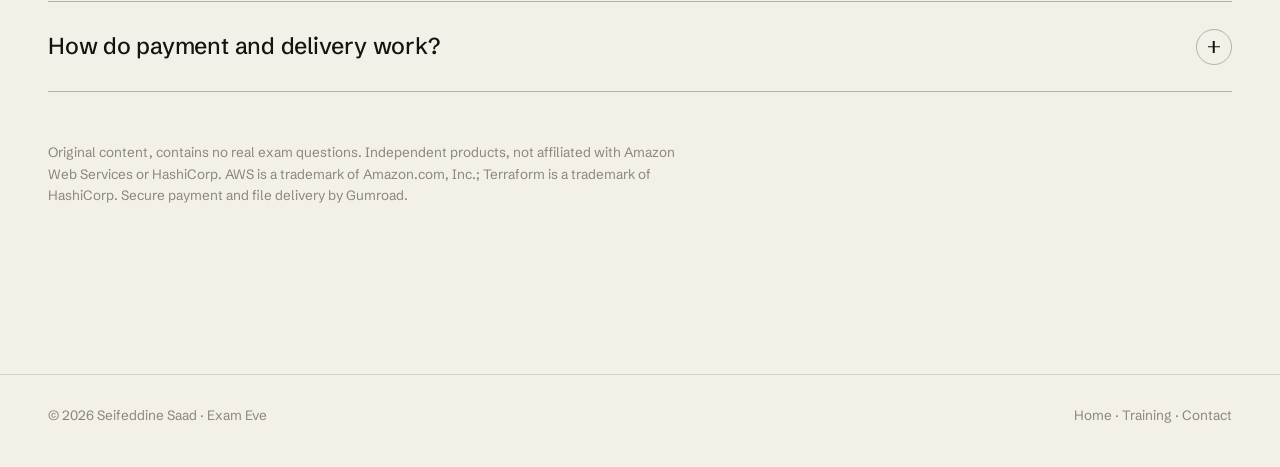
<file: livres.html>
<!DOCTYPE html>
<html lang="fr">
<head>
  <meta charset="utf-8">
  <meta name="viewport" content="width=device-width, initial-scale=1">
  <title>Fiches de révision AWS CLF-C02, AIF-C01 et Terraform 004 (FR + EN) · Exam Eve</title>
  <meta name="description" content="Fiches de révision, pièges d’examen et quiz originaux pour AWS Cloud Practitioner (CLF-C02), AWS AI Practitioner (AIF-C01) et Terraform Associate (004). PDF en français + anglais, dès 7 €.">
  <meta property="og:title" content="Guides de révision AWS & Terraform — FR + EN">
  <meta property="og:type" content="website">
  <meta property="og:description" content="107 pièges expliqués, 120 questions originales, 3 certifications. À partir de 7 €.">
  <link rel="canonical" href="https://www.seifsaad.com/livres.html">
  <meta property="og:url" content="https://www.seifsaad.com/livres.html">
  <meta property="og:site_name" content="Seifeddine Saad">
  <meta property="og:locale" content="fr_FR">
  <meta property="og:locale:alternate" content="en_GB">
  <meta property="og:image" content="https://www.seifsaad.com/assets/img/og-livres.jpg">
  <meta property="og:image:width" content="1200">
  <meta property="og:image:height" content="630">
  <meta name="twitter:card" content="summary_large_image">
  <meta name="theme-color" content="#F3F0E8">
  <link rel="icon" href="assets/img/logo.svg" type="image/svg+xml">
  <link rel="preconnect" href="https://fonts.googleapis.com">
  <link rel="preconnect" href="https://fonts.gstatic.com" crossorigin>
  <link href="https://fonts.googleapis.com/css2?family=Gloock&family=Martian+Mono:wght@400;500&family=Schibsted+Grotesk:ital,wght@0,400;0,500;0,600;0,700;1,400&display=swap" rel="stylesheet">
  <link rel="stylesheet" href="assets/css/style.css">
  <script type="application/ld+json" id="seo-jsonld">
{
 "@context": "https://schema.org",
 "@graph": [
  {
   "@type": "CollectionPage",
   "@id": "https://www.seifsaad.com/livres.html",
   "url": "https://www.seifsaad.com/livres.html",
   "name": "Guides de révision AWS & Terraform — Exam Eve",
   "inLanguage": [
    "fr",
    "en"
   ],
   "author": {
    "@type": "Person",
    "@id": "https://www.seifsaad.com/#seifeddine",
    "name": "Seifeddine Saad",
    "url": "https://www.seifsaad.com/"
   }
  },
  {
   "@type": "ItemList",
   "name": "Catalogue Exam Eve",
   "numberOfItems": 14,
   "itemListElement": [
    {
     "@type": "ListItem",
     "position": 1,
     "item": {
      "@type": "Product",
      "name": "Pack Intégral — CLF-C02 + AIF-C01 + Terraform 004",
      "description": "Trois certifications préparées d’un coup, au meilleur prix du catalogue. 9 documents · 3 certifications · 107 pièges · 120 questions · ≈ 50 pages par langue",
      "image": "https://www.seifsaad.com/assets/img/og-livres.jpg",
      "brand": {
       "@type": "Brand",
       "name": "Exam Eve"
      },
      "category": "Guide de révision de certification (PDF)",
      "offers": {
       "@type": "Offer",
       "url": "https://saadseif.gumroad.com/l/pack-integral",
       "price": "45.00",
       "priceCurrency": "EUR",
       "availability": "https://schema.org/InStock",
       "seller": {
        "@type": "Person",
        "@id": "https://www.seifsaad.com/#seifeddine",
        "name": "Seifeddine Saad",
        "url": "https://www.seifsaad.com/"
       }
      }
     }
    },
    {
     "@type": "ListItem",
     "position": 2,
     "item": {
      "@type": "Product",
      "name": "Pack Cloud & IA — AWS CLF-C02 + AIF-C01",
      "description": "Les deux certifications AWS fondamentales, cloud et IA, réunies. 6 documents · CLF-C02 + AIF-C01 · 71 pièges · 80 questions · Chaque document en FR + EN",
      "image": "https://www.seifsaad.com/assets/img/og-livres.jpg",
      "brand": {
       "@type": "Brand",
       "name": "Exam Eve"
      },
      "category": "Guide de révision de certification (PDF)",
      "offers": {
       "@type": "Offer",
       "url": "https://saadseif.gumroad.com/l/pack-cloud-ia",
       "price": "32.00",
       "priceCurrency": "EUR",
       "availability": "https://schema.org/InStock",
       "seller": {
        "@type": "Person",
        "@id": "https://www.seifsaad.com/#seifeddine",
        "name": "Seifeddine Saad",
        "url": "https://www.seifsaad.com/"
       }
      }
     }
    },
    {
     "@type": "ListItem",
     "position": 3,
     "item": {
      "@type": "Product",
      "name": "Pack complet AWS Cloud Practitioner (CLF-C02)",
      "description": "La préparation complète d’une certification : comprendre, éviter les pièges, s’entraîner. Fiche + Pièges + Quiz · 35 pièges et 40 questions · Chaque document en FR + EN",
      "image": "https://www.seifsaad.com/assets/img/og-livres.jpg",
      "brand": {
       "@type": "Brand",
       "name": "Exam Eve"
      },
      "category": "Guide de révision de certification (PDF)",
      "offers": {
       "@type": "Offer",
       "url": "https://saadseif.gumroad.com/l/clf-pack",
       "price": "19.00",
       "priceCurrency": "EUR",
       "availability": "https://schema.org/InStock",
       "seller": {
        "@type": "Person",
        "@id": "https://www.seifsaad.com/#seifeddine",
        "name": "Seifeddine Saad",
        "url": "https://www.seifsaad.com/"
       }
      }
     }
    },
    {
     "@type": "ListItem",
     "position": 4,
     "item": {
      "@type": "Product",
      "name": "Pack complet AWS AI Practitioner (AIF-C01)",
      "description": "La préparation complète d’une certification : comprendre, éviter les pièges, s’entraîner. Fiche + Pièges + Quiz · 36 pièges et 40 questions · Chaque document en FR + EN",
      "image": "https://www.seifsaad.com/assets/img/og-livres.jpg",
      "brand": {
       "@type": "Brand",
       "name": "Exam Eve"
      },
      "category": "Guide de révision de certification (PDF)",
      "offers": {
       "@type": "Offer",
       "url": "https://saadseif.gumroad.com/l/aif-pack",
       "price": "19.00",
       "priceCurrency": "EUR",
       "availability": "https://schema.org/InStock",
       "seller": {
        "@type": "Person",
        "@id": "https://www.seifsaad.com/#seifeddine",
        "name": "Seifeddine Saad",
        "url": "https://www.seifsaad.com/"
       }
      }
     }
    },
    {
     "@type": "ListItem",
     "position": 5,
     "item": {
      "@type": "Product",
      "name": "Pack complet Terraform Associate (004)",
      "description": "La préparation complète d’une certification : comprendre, éviter les pièges, s’entraîner. Fiche + Pièges + Quiz · 36 pièges et 40 questions · Chaque document en FR + EN",
      "image": "https://www.seifsaad.com/assets/img/og-livres.jpg",
      "brand": {
       "@type": "Brand",
       "name": "Exam Eve"
      },
      "category": "Guide de révision de certification (PDF)",
      "offers": {
       "@type": "Offer",
       "url": "https://saadseif.gumroad.com/l/terraform-pack",
       "price": "19.00",
       "priceCurrency": "EUR",
       "availability": "https://schema.org/InStock",
       "seller": {
        "@type": "Person",
        "@id": "https://www.seifsaad.com/#seifeddine",
        "name": "Seifeddine Saad",
        "url": "https://www.seifsaad.com/"
       }
      }
     }
    },
    {
     "@type": "ListItem",
     "position": 6,
     "item": {
      "@type": "Product",
      "name": "Fiche de révision AWS Cloud Practitioner (CLF-C02)",
      "description": "Pour réactiver tout le programme en un coup d’œil, la veille de l’examen. Tout le programme sur 2 pages A4 · Conçue pour une relecture rapide · 2 PDF : français + anglais",
      "image": "https://www.seifsaad.com/assets/img/og-livres.jpg",
      "brand": {
       "@type": "Brand",
       "name": "Exam Eve"
      },
      "category": "Guide de révision de certification (PDF)",
      "offers": {
       "@type": "Offer",
       "url": "https://saadseif.gumroad.com/l/clf-fiche",
       "price": "7.00",
       "priceCurrency": "EUR",
       "availability": "https://schema.org/InStock",
       "seller": {
        "@type": "Person",
        "@id": "https://www.seifsaad.com/#seifeddine",
        "name": "Seifeddine Saad",
        "url": "https://www.seifsaad.com/"
       }
      }
     }
    },
    {
     "@type": "ListItem",
     "position": 7,
     "item": {
      "@type": "Product",
      "name": "Pièges d’examen AWS Cloud Practitioner (CLF-C02)",
      "description": "Pour ne plus perdre de points sur les distinctions subtiles entre services. 35 pièges : l’affirmation trompeuse + l’explication · 9 tableaux comparatifs · 2 PDF : français + anglais",
      "image": "https://www.seifsaad.com/assets/img/og-livres.jpg",
      "brand": {
       "@type": "Brand",
       "name": "Exam Eve"
      },
      "category": "Guide de révision de certification (PDF)",
      "offers": {
       "@type": "Offer",
       "url": "https://saadseif.gumroad.com/l/clf-pieges",
       "price": "9.00",
       "priceCurrency": "EUR",
       "availability": "https://schema.org/InStock",
       "seller": {
        "@type": "Person",
        "@id": "https://www.seifsaad.com/#seifeddine",
        "name": "Seifeddine Saad",
        "url": "https://www.seifsaad.com/"
       }
      }
     }
    },
    {
     "@type": "ListItem",
     "position": 8,
     "item": {
      "@type": "Product",
      "name": "Quiz d’entraînement AWS Cloud Practitioner (CLF-C02)",
      "description": "Pour mesurer votre niveau et savoir exactement quoi revoir avant le jour J. 40 questions originales au format examen · Réponses expliquées une par une · ≈ 0,23 € la question · FR + EN",
      "image": "https://www.seifsaad.com/assets/img/og-livres.jpg",
      "brand": {
       "@type": "Brand",
       "name": "Exam Eve"
      },
      "category": "Guide de révision de certification (PDF)",
      "offers": {
       "@type": "Offer",
       "url": "https://saadseif.gumroad.com/l/clf-quiz",
       "price": "9.00",
       "priceCurrency": "EUR",
       "availability": "https://schema.org/InStock",
       "seller": {
        "@type": "Person",
        "@id": "https://www.seifsaad.com/#seifeddine",
        "name": "Seifeddine Saad",
        "url": "https://www.seifsaad.com/"
       }
      }
     }
    },
    {
     "@type": "ListItem",
     "position": 9,
     "item": {
      "@type": "Product",
      "name": "Fiche de révision AWS AI Practitioner (AIF-C01)",
      "description": "Pour réactiver tout le programme en un coup d’œil, la veille de l’examen. Tout le programme sur 2 pages A4 · Conçue pour une relecture rapide · 2 PDF : français + anglais",
      "image": "https://www.seifsaad.com/assets/img/og-livres.jpg",
      "brand": {
       "@type": "Brand",
       "name": "Exam Eve"
      },
      "category": "Guide de révision de certification (PDF)",
      "offers": {
       "@type": "Offer",
       "url": "https://saadseif.gumroad.com/l/aif-fiche",
       "price": "7.00",
       "priceCurrency": "EUR",
       "availability": "https://schema.org/InStock",
       "seller": {
        "@type": "Person",
        "@id": "https://www.seifsaad.com/#seifeddine",
        "name": "Seifeddine Saad",
        "url": "https://www.seifsaad.com/"
       }
      }
     }
    },
    {
     "@type": "ListItem",
     "position": 10,
     "item": {
      "@type": "Product",
      "name": "Pièges d’examen AWS AI Practitioner (AIF-C01)",
      "description": "Pour ne plus perdre de points sur les distinctions subtiles entre services. 36 pièges : l’affirmation trompeuse + l’explication · Tableaux comparatifs entre notions proches · 2 PDF : français + anglais",
      "image": "https://www.seifsaad.com/assets/img/og-livres.jpg",
      "brand": {
       "@type": "Brand",
       "name": "Exam Eve"
      },
      "category": "Guide de révision de certification (PDF)",
      "offers": {
       "@type": "Offer",
       "url": "https://saadseif.gumroad.com/l/aif-pieges",
       "price": "9.00",
       "priceCurrency": "EUR",
       "availability": "https://schema.org/InStock",
       "seller": {
        "@type": "Person",
        "@id": "https://www.seifsaad.com/#seifeddine",
        "name": "Seifeddine Saad",
        "url": "https://www.seifsaad.com/"
       }
      }
     }
    },
    {
     "@type": "ListItem",
     "position": 11,
     "item": {
      "@type": "Product",
      "name": "Quiz d’entraînement AWS AI Practitioner (AIF-C01)",
      "description": "Pour mesurer votre niveau et savoir exactement quoi revoir avant le jour J. 40 questions originales au format examen · Réponses expliquées une par une · ≈ 0,23 € la question · FR + EN",
      "image": "https://www.seifsaad.com/assets/img/og-livres.jpg",
      "brand": {
       "@type": "Brand",
       "name": "Exam Eve"
      },
      "category": "Guide de révision de certification (PDF)",
      "offers": {
       "@type": "Offer",
       "url": "https://saadseif.gumroad.com/l/aif-quiz",
       "price": "9.00",
       "priceCurrency": "EUR",
       "availability": "https://schema.org/InStock",
       "seller": {
        "@type": "Person",
        "@id": "https://www.seifsaad.com/#seifeddine",
        "name": "Seifeddine Saad",
        "url": "https://www.seifsaad.com/"
       }
      }
     }
    },
    {
     "@type": "ListItem",
     "position": 12,
     "item": {
      "@type": "Product",
      "name": "Fiche de révision Terraform Associate (004)",
      "description": "Pour réactiver tout le programme en un coup d’œil, la veille de l’examen. Tout le programme sur 2 pages A4 · Conçue pour une relecture rapide · 2 PDF : français + anglais",
      "image": "https://www.seifsaad.com/assets/img/og-livres.jpg",
      "brand": {
       "@type": "Brand",
       "name": "Exam Eve"
      },
      "category": "Guide de révision de certification (PDF)",
      "offers": {
       "@type": "Offer",
       "url": "https://saadseif.gumroad.com/l/terraform-fiche",
       "price": "7.00",
       "priceCurrency": "EUR",
       "availability": "https://schema.org/InStock",
       "seller": {
        "@type": "Person",
        "@id": "https://www.seifsaad.com/#seifeddine",
        "name": "Seifeddine Saad",
        "url": "https://www.seifsaad.com/"
       }
      }
     }
    },
    {
     "@type": "ListItem",
     "position": 13,
     "item": {
      "@type": "Product",
      "name": "Pièges d’examen Terraform Associate (004)",
      "description": "Pour ne plus perdre de points sur les distinctions subtiles entre services. 36 pièges : l’affirmation trompeuse + l’explication · Tableaux comparatifs entre notions proches · 2 PDF : français + anglais",
      "image": "https://www.seifsaad.com/assets/img/og-livres.jpg",
      "brand": {
       "@type": "Brand",
       "name": "Exam Eve"
      },
      "category": "Guide de révision de certification (PDF)",
      "offers": {
       "@type": "Offer",
       "url": "https://saadseif.gumroad.com/l/terraform-pieges",
       "price": "9.00",
       "priceCurrency": "EUR",
       "availability": "https://schema.org/InStock",
       "seller": {
        "@type": "Person",
        "@id": "https://www.seifsaad.com/#seifeddine",
        "name": "Seifeddine Saad",
        "url": "https://www.seifsaad.com/"
       }
      }
     }
    },
    {
     "@type": "ListItem",
     "position": 14,
     "item": {
      "@type": "Product",
      "name": "Quiz d’entraînement Terraform Associate (004)",
      "description": "Pour mesurer votre niveau et savoir exactement quoi revoir avant le jour J. 40 questions originales au format examen · Réponses expliquées une par une · ≈ 0,23 € la question · FR + EN",
      "image": "https://www.seifsaad.com/assets/img/og-livres.jpg",
      "brand": {
       "@type": "Brand",
       "name": "Exam Eve"
      },
      "category": "Guide de révision de certification (PDF)",
      "offers": {
       "@type": "Offer",
       "url": "https://saadseif.gumroad.com/l/terraform-quiz",
       "price": "9.00",
       "priceCurrency": "EUR",
       "availability": "https://schema.org/InStock",
       "seller": {
        "@type": "Person",
        "@id": "https://www.seifsaad.com/#seifeddine",
        "name": "Seifeddine Saad",
        "url": "https://www.seifsaad.com/"
       }
      }
     }
    }
   ]
  },
  {
   "@type": "FAQPage",
   "mainEntity": [
    {
     "@type": "Question",
     "name": "Dans quel format sont les documents ?",
     "acceptedAnswer": {
      "@type": "Answer",
      "text": "Des PDF au format A4, téléchargeables immédiatement après le paiement. Ils se lisent sur ordinateur, tablette ou téléphone, et s’impriment sans problème."
     }
    },
    {
     "@type": "Question",
     "name": "Le français et l’anglais sont-ils vraiment inclus tous les deux ?",
     "acceptedAnswer": {
      "@type": "Answer",
      "text": "Oui. Chaque achat contient la version française et la version anglaise de chaque document, sans supplément. Pratique si vous passez l’examen en anglais mais révisez en français."
     }
    },
    {
     "@type": "Question",
     "name": "S’agit-il de vraies questions d’examen ?",
     "acceptedAnswer": {
      "@type": "Answer",
      "text": "Non. Tout le contenu est original, rédigé à partir des guides officiels (CLF-C02 v1.3, AIF-C01 v1.2, objectifs Terraform Associate 004 / Terraform 1.12). L’objectif est de maîtriser les concepts, pas de mémoriser des réponses."
     }
    },
    {
     "@type": "Question",
     "name": "Ces documents suffisent-ils pour réussir ?",
     "acceptedAnswer": {
      "@type": "Answer",
      "text": "Ils sont conçus pour la dernière ligne droite et complètent une préparation plus large (cours, pratique, documentation). Leur force : vous faire gagner du temps et éviter les erreurs classiques."
     }
    },
    {
     "@type": "Question",
     "name": "Je ne prépare qu’une seule certification, que choisir ?",
     "acceptedAnswer": {
      "@type": "Answer",
      "text": "Le pack de la certification (19 €) : les trois documents à 19 € au lieu de 25 €. Si vous visez les deux examens AWS, le Pack Cloud & IA est plus avantageux."
     }
    },
    {
     "@type": "Question",
     "name": "Comment se passent le paiement et la livraison ?",
     "acceptedAnswer": {
      "@type": "Answer",
      "text": "Le paiement est sécurisé par Gumroad. Vous recevez aussitôt un e-mail avec le lien de téléchargement, que vous pouvez réutiliser plus tard."
     }
    }
   ]
  },
  {
   "@type": "BreadcrumbList",
   "itemListElement": [
    {
     "@type": "ListItem",
     "position": 1,
     "name": "Accueil",
     "item": "https://www.seifsaad.com/"
    },
    {
     "@type": "ListItem",
     "position": 2,
     "name": "Livres",
     "item": "https://www.seifsaad.com/livres.html"
    }
   ]
  }
 ]
}
  </script>
</head>
<body data-page="shop">
  <div class="veil" aria-hidden="true"></div>
  <div class="cursor" aria-hidden="true"></div>

  <header class="nav">
    <div class="wrap nav-inner">
      <a class="brand" href="index.html" aria-label="Accueil">
        <img src="assets/img/logo.svg" alt="">
        <span>Seifeddine Saad<small data-i18n="brand.sub">Cloud · Formation · Projets</small></span>
      </a>
      <ul class="nav-links">
        <li><a href="index.html#profil" data-i18n="nav.profile">Profil</a></li>
        <li><a href="index.html#expertises" data-i18n="nav.services">Expertises</a></li>
        <li><a href="index.html#formations" data-i18n="nav.training">Formations</a></li>
        <li><a href="parcours.html" data-i18n="nav.path">Parcours</a></li>
        <li><a href="livres.html" class="shop active" data-i18n="nav.books">Livres</a></li>
        <li><a href="index.html#contact" data-i18n="nav.contact">Contact</a></li>
      </ul>
      <div class="lang" role="group" aria-label="Langue">
        <button type="button" data-lang="fr" aria-pressed="true">FR</button>
        <button type="button" data-lang="en" aria-pressed="false">EN</button>
      </div>
      <a href="index.html#contact" class="btn btn-sm nav-cta" data-mag><span data-i18n="nav.cta">Me contacter</span></a>
      <button class="burger" type="button" aria-label="Menu"><span></span></button>
    </div>
  </header>

  <main>
    <!-- HERO -->
    <section class="shop-hero">
      <div class="wrap shop-hero-grid">
        <div>
          <span class="eyebrow mono" data-reveal><i class="dot"></i><span data-i18n="sh.eyebrow">Exam Eve · À jour des guides d’octobre 2026</span></span>
          <h1 class="h-display split" data-i18n="sh.title">Révisez l’essentiel. <em>Déjouez</em> les pièges.</h1>
          <p class="lead" data-reveal style="--d:300ms" data-i18n="sh.lead">Les documents que j’aurais voulu avoir avant mes propres examens : des fiches qui condensent tout le programme, les pièges qui coûtent des points, et des quiz originaux pour vous tester. En français <strong>et</strong> en anglais, dans chaque achat.</p>
          <div class="hero-cta" data-reveal style="--d:420ms">
            <a href="#catalogue" class="btn" data-mag><span data-i18n="sh.cta1">Voir le catalogue</span> <span class="arr">↓</span></a>
            <a href="#packs" class="btn btn-ghost" data-mag><span data-i18n="sh.cta2">Comparer les packs</span></a>
          </div>
        </div>
        <div class="shelf" id="heroShelf" data-reveal style="--d:200ms"></div>
      </div>
      <div class="wrap">
        <div class="kpis" data-reveal style="--d:250ms">
          <div class="kpi"><b data-count="107">0</b><span data-i18n="sh.k1">pièges expliqués</span></div>
          <div class="kpi"><b data-count="120">0</b><span data-i18n="sh.k2">questions originales corrigées</span></div>
          <div class="kpi"><b data-count="25">0</b><span data-i18n="sh.k3">tableaux comparatifs</span></div>
          <div class="kpi"><b data-i18n="sh.k4p">7 €</b><span data-i18n="sh.k4">pour commencer, FR + EN inclus</span></div>
        </div>
      </div>
    </section>

    <!-- HOW IT HELPS -->
    <section class="sec">
      <div class="wrap">
        <div class="sec-head">
          <div class="sec-num mono"><b>01</b> / <span data-i18n="sh.howNum">Méthode</span></div>
          <div>
            <h2 class="h2" data-reveal data-i18n="sh.howTitle">Trois documents, <em>trois réflexes</em> d’examen.</h2>
            <p class="sec-intro" data-reveal style="--d:100ms" data-i18n="sh.howIntro">Chaque certification est couverte par le même trio, conçu pour s’enchaîner dans les derniers jours avant l’examen.</p>
          </div>
        </div>
        <div class="steps">
          <article class="step" data-reveal><span class="big">1</span><span class="mono" data-i18n="sh.s1k">Fiche de révision</span><h3 data-i18n="sh.s1t">Tout voir d’un coup d’œil</h3><p data-i18n="sh.s1d">Le programme officiel condensé sur 2 pages A4. Idéale la veille de l’examen pour réactiver toutes vos connaissances en quelques minutes.</p></article>
          <article class="step" data-reveal style="--d:100ms"><span class="big">2</span><span class="mono" data-i18n="sh.s2k">Pièges d’examen</span><h3 data-i18n="sh.s2t">Ne plus confondre</h3><p data-i18n="sh.s2d">Chaque piège : l’affirmation trompeuse, l’explication claire et un repère mémotechnique. Plus des tableaux comparatifs pour trancher entre services proches.</p></article>
          <article class="step" data-reveal style="--d:200ms"><span class="big">3</span><span class="mono" data-i18n="sh.s3k">Quiz d’entraînement</span><h3 data-i18n="sh.s3t">Se tester pour de vrai</h3><p data-i18n="sh.s3d">40 questions originales au format de l’examen, réponses expliquées et score par domaine pour savoir exactement quoi revoir.</p></article>
        </div>
      </div>
    </section>

    <!-- FEATURED -->
    <section class="wrap" id="pack-integral">
      <div class="featured" data-reveal>
        <div>
          <span class="ribbon mono" data-i18n="sh.fRibbon">★ Meilleure offre · −40 %</span>
          <h2 data-i18n="sh.fTitle">Le Pack <em>Intégral</em></h2>
          <p data-i18n="sh.fDesc">Trois certifications, neuf documents, deux langues. Tout ce qu’il faut pour préparer AWS Cloud Practitioner, AWS AI Practitioner et Terraform Associate.</p>
          <ul class="checks">
            <li data-i18n="sh.fc1">3 fiches de révision de 2 pages A4</li>
            <li data-i18n="sh.fc2">107 pièges expliqués et 25 tableaux comparatifs</li>
            <li data-i18n="sh.fc3">120 questions originales avec réponses expliquées</li>
            <li data-i18n="sh.fc4">Chaque PDF en français et en anglais (≈ 50 pages par langue)</li>
          </ul>
          <div class="price-line"><span class="price-big" data-i18n="sh.fPrice">45 €</span><span class="price-was" data-i18n="sh.fWas">75 €</span><span class="save" data-i18n="sh.fSave">30 € économisés</span></div>
          <a class="btn buy" data-mag href="https://saadseif.gumroad.com/l/pack-integral" target="_blank" rel="noopener"><span data-i18n="sh.buyPack">Obtenir le Pack Intégral</span> <span class="arr">→</span></a>
        </div>
        <div class="shelf" id="featShelf"></div>
      </div>
    </section>

    <!-- CATALOGUE -->
    <section class="sec" id="catalogue">
      <div class="wrap">
        <div class="sec-head">
          <div class="sec-num mono"><b>02</b> / <span data-i18n="sh.navCat">Catalogue</span></div>
          <div>
            <h2 class="h2" data-reveal data-i18n="sh.catTitle">Choisissez votre <em>certification</em>.</h2>
          </div>
        </div>
        <div class="filters" id="filters" role="group" aria-label="Filtres"></div>
        <div class="grid-books" id="grid"></div>
      </div>
    </section>

    <!-- COMPARE -->
    <section class="sec" id="packs" style="padding-top:0">
      <div class="wrap">
        <div class="sec-head">
          <div class="sec-num mono"><b>03</b> / <span data-i18n="sh.navPacks">Packs</span></div>
          <div>
            <h2 class="h2" data-reveal data-i18n="sh.cmpTitle">Plus vous préparez, <em>moins vous payez</em>.</h2>
            <p class="sec-intro" data-reveal style="--d:100ms" data-i18n="sh.cmpIntro">Les packs regroupent les mêmes documents qu’à l’unité, à prix réduit. Faites le calcul.</p>
          </div>
        </div>
        <div class="table-wrap" data-reveal>
          <table class="compare" id="compare"></table>
        </div>
      </div>
    </section>

    <!-- FAQ -->
    <section class="sec" id="faq" style="padding-top:0">
      <div class="wrap">
        <div class="sec-head">
          <div class="sec-num mono"><b>04</b> / FAQ</div>
          <div><h2 class="h2" data-reveal data-i18n="sh.faqTitle">Questions <em>fréquentes</em>.</h2></div>
        </div>
        <div class="faq" id="faqList"></div>
        <p class="disclaimer" data-i18n="sh.disc">Contenu original, sans questions réelles d’examen. Produits indépendants, non affiliés à Amazon Web Services ni à HashiCorp. AWS est une marque d’Amazon.com, Inc. ; Terraform est une marque de HashiCorp. Paiement sécurisé et livraison des fichiers assurés par Gumroad.</p>
      </div>
    </section>
  </main>

  <footer>
    <div class="wrap foot">
      <span>© <span id="year"></span> Seifeddine Saad · Exam Eve</span>
      <span><a href="index.html" data-i18n="f.home">Accueil</a> · <a href="index.html#formations" data-i18n="nav.training">Formations</a> · <a href="index.html#contact" data-i18n="nav.contact">Contact</a></span>
    </div>
  </footer>

  <script src="https://gumroad.com/js/gumroad.js"></script>
  <script src="assets/js/data.js"></script>
  <script src="assets/js/main.js"></script>
</body>
</html>
</file>
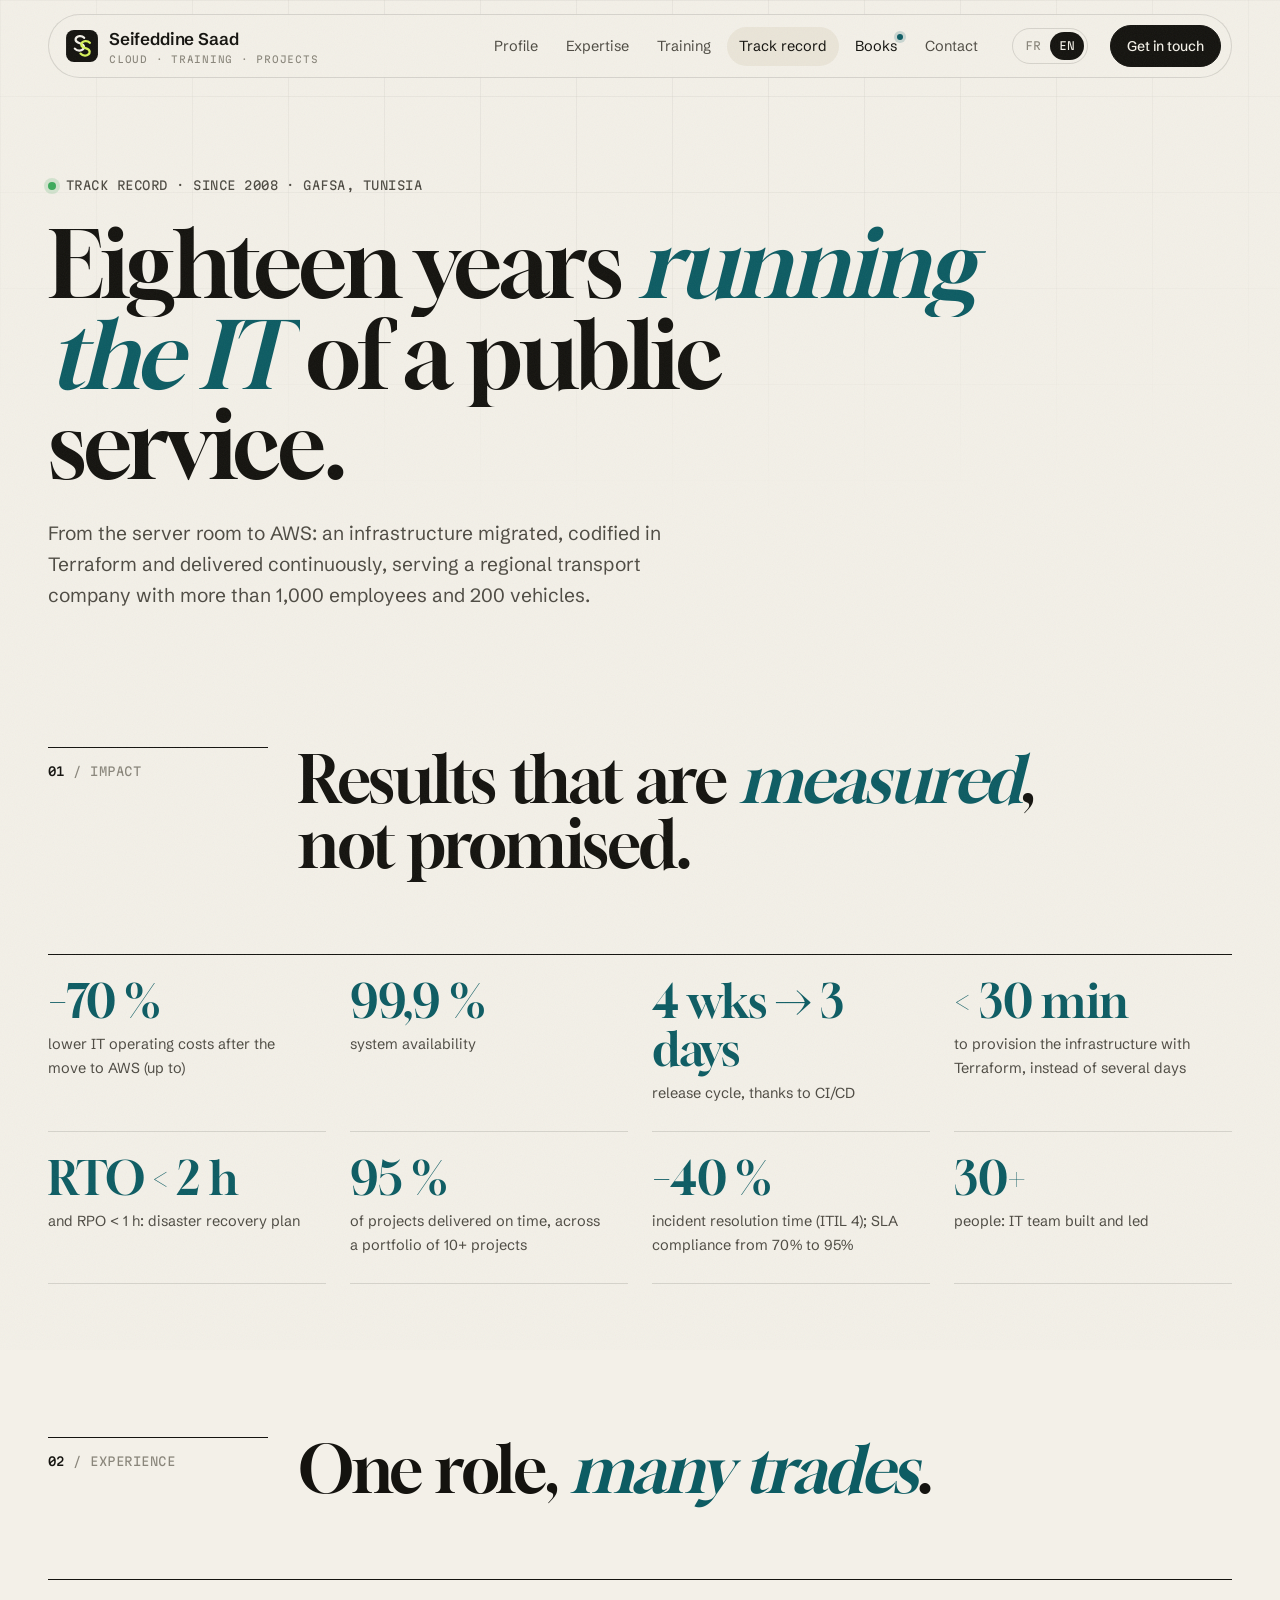
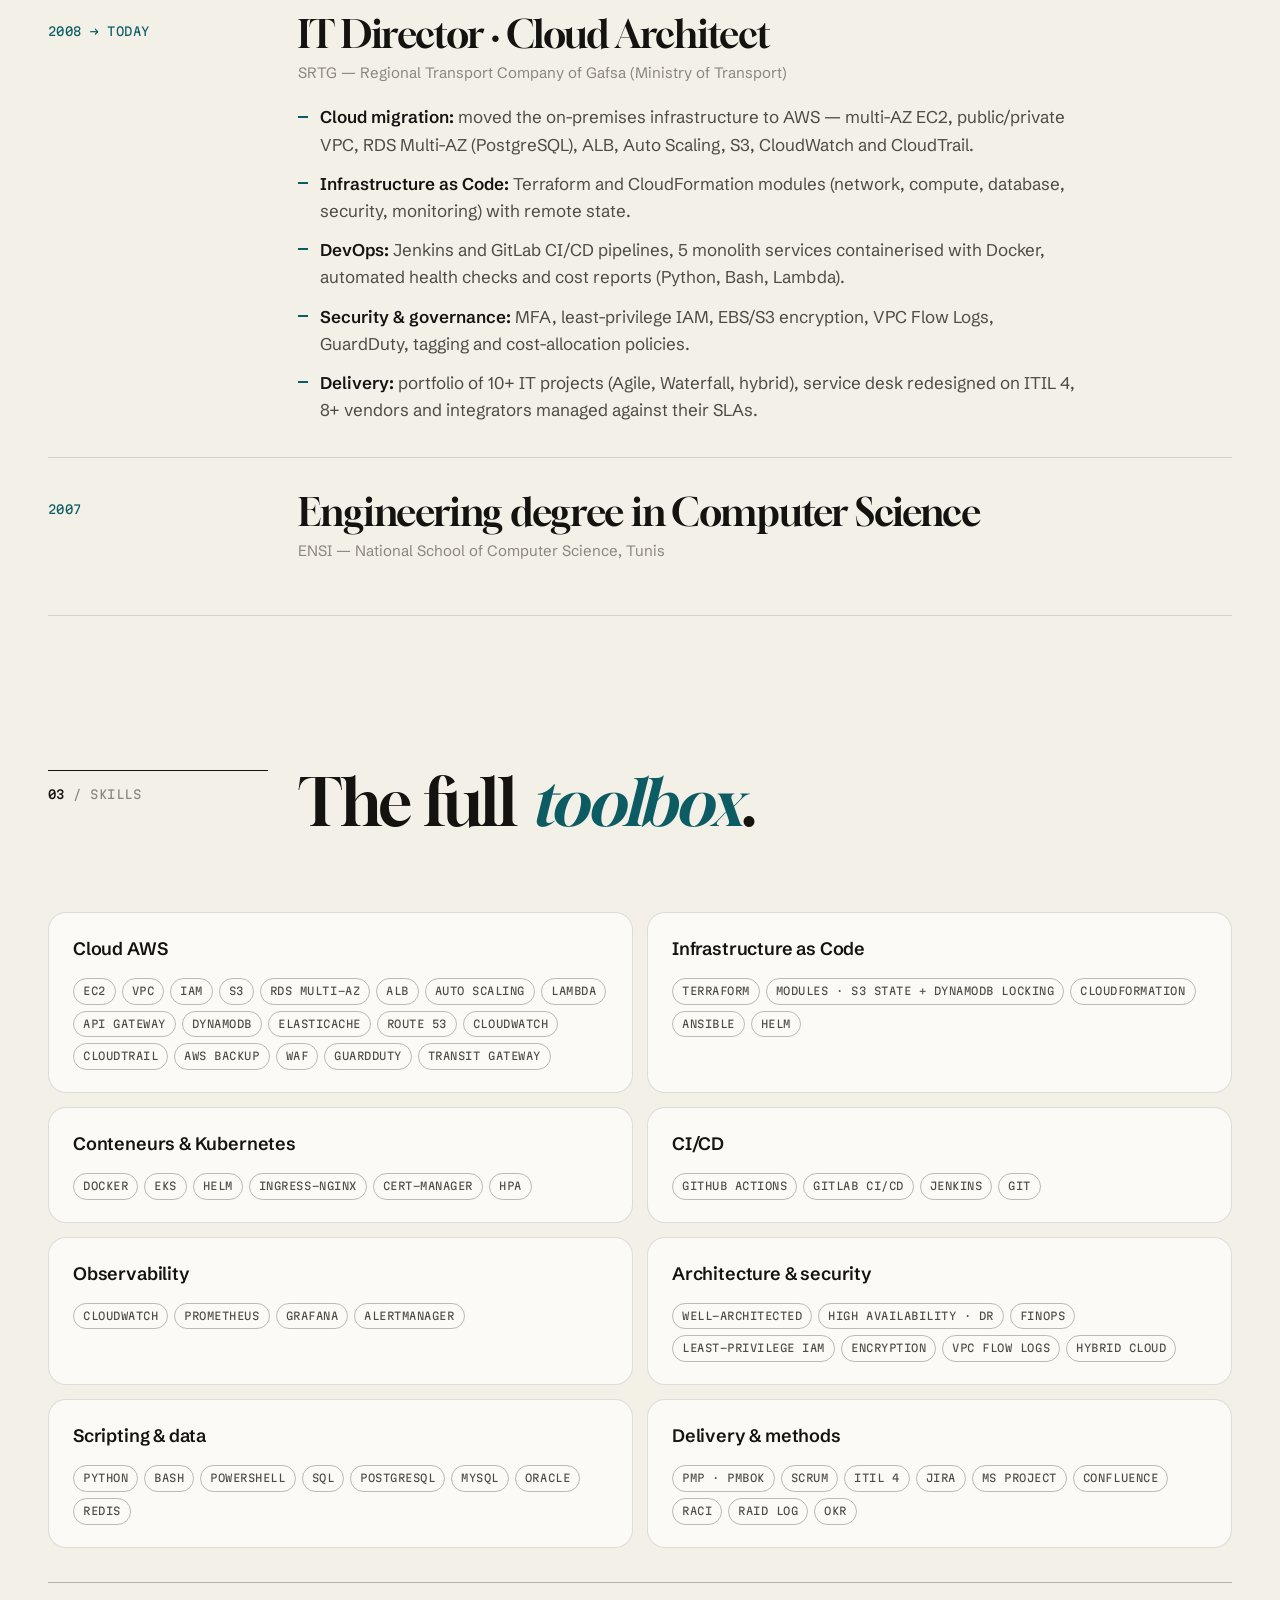
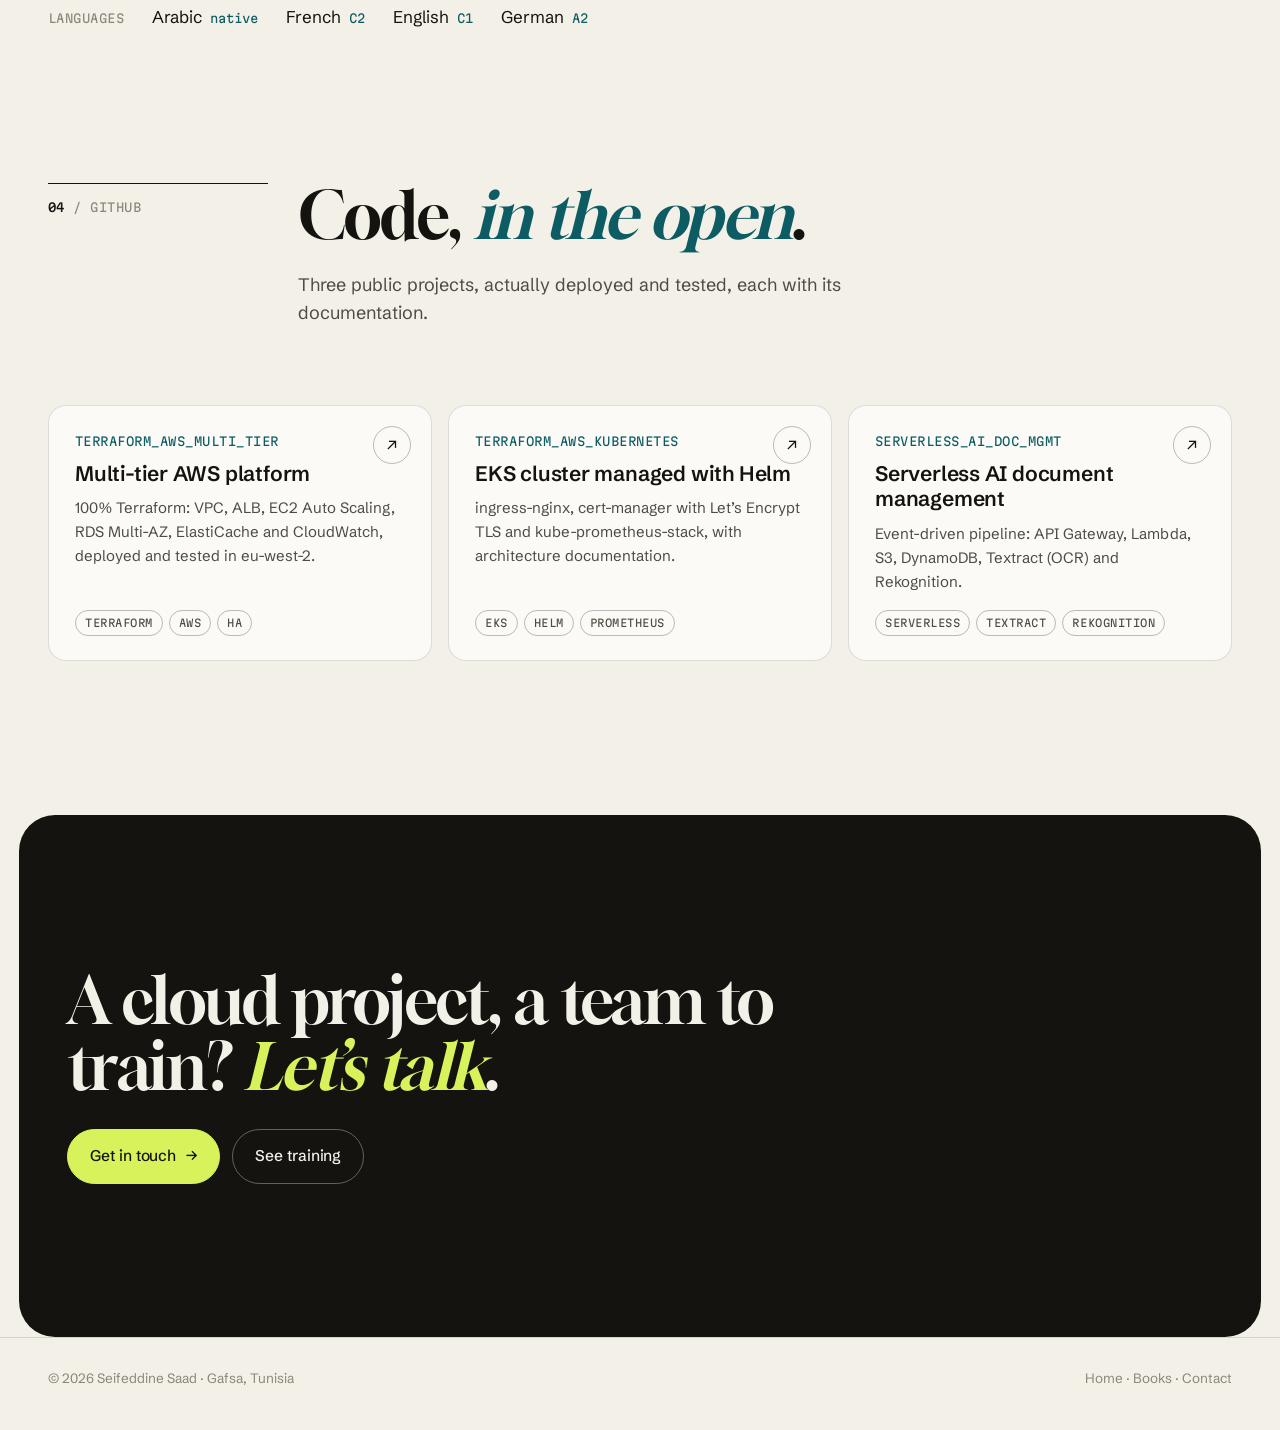
<file: parcours.html>
<!DOCTYPE html>
<html lang="fr">
<head>
  <meta charset="utf-8">
  <meta name="viewport" content="width=device-width, initial-scale=1">
  <title>Parcours — 18+ ans de cloud, DevOps et pilotage IT · Seifeddine Saad</title>
  <meta name="description" content="Parcours de Seifeddine Saad : migration AWS (jusqu'à −70 % de coûts IT, 99,9 % de disponibilité), Terraform, CI/CD, Kubernetes, pilotage de projets IT. Compétences et projets GitHub.">
  <meta property="og:title" content="Parcours de Seifeddine Saad — Cloud & IT">
  <meta property="og:description" content="Résultats chiffrés, expérience, compétences techniques et projets cloud publics.">
  <meta property="og:type" content="website">
  <link rel="canonical" href="https://www.seifsaad.com/parcours.html">
  <meta property="og:url" content="https://www.seifsaad.com/parcours.html">
  <meta property="og:site_name" content="Seifeddine Saad">
  <meta property="og:locale" content="fr_FR">
  <meta property="og:locale:alternate" content="en_GB">
  <meta property="og:image" content="https://www.seifsaad.com/assets/img/og-site.jpg">
  <meta property="og:image:width" content="1200">
  <meta property="og:image:height" content="630">
  <meta name="twitter:card" content="summary_large_image">
  <meta name="theme-color" content="#F3F0E8">
  <link rel="icon" href="assets/img/logo.svg" type="image/svg+xml">
  <link rel="preconnect" href="https://fonts.googleapis.com">
  <link rel="preconnect" href="https://fonts.gstatic.com" crossorigin>
  <link href="https://fonts.googleapis.com/css2?family=Gloock&family=Martian+Mono:wght@400;500&family=Schibsted+Grotesk:ital,wght@0,400;0,500;0,600;0,700;1,400&display=swap" rel="stylesheet">
  <link rel="stylesheet" href="assets/css/style.css">
</head>
<body data-page="path">
  <div class="veil" aria-hidden="true"></div>
  <div class="cursor" aria-hidden="true"></div>

  <header class="nav">
    <div class="wrap nav-inner">
      <a class="brand" href="index.html" aria-label="Accueil">
        <img src="assets/img/logo.svg" alt="">
        <span>Seifeddine Saad<small data-i18n="brand.sub">Cloud · Formation · Projets</small></span>
      </a>
      <ul class="nav-links">
        <li><a href="index.html#profil" data-i18n="nav.profile">Profil</a></li>
        <li><a href="index.html#expertises" data-i18n="nav.services">Expertises</a></li>
        <li><a href="index.html#formations" data-i18n="nav.training">Formations</a></li>
        <li><a href="parcours.html" class="active" data-i18n="nav.path">Parcours</a></li>
        <li><a href="livres.html" class="shop" data-i18n="nav.books">Livres</a></li>
        <li><a href="index.html#contact" data-i18n="nav.contact">Contact</a></li>
      </ul>
      <div class="lang" role="group" aria-label="Langue">
        <button type="button" data-lang="fr" aria-pressed="true">FR</button>
        <button type="button" data-lang="en" aria-pressed="false">EN</button>
      </div>
      <a href="index.html#contact" class="btn btn-sm nav-cta" data-mag><span data-i18n="nav.cta">Me contacter</span></a>
      <button class="burger" type="button" aria-label="Menu"><span></span></button>
    </div>
  </header>

  <main>
    <!-- HERO -->
    <section class="hero path-hero">
      <div class="wrap">
        <span class="eyebrow mono" data-reveal><i class="dot"></i><span data-i18n="pc.eyebrow">Parcours · Depuis 2008 · Gafsa, Tunisie</span></span>
        <h1 class="h-display split" data-i18n="pc.title">Dix-huit ans à faire <em>tourner l’IT</em> d’un service public.</h1>
        <p class="lead" data-reveal style="--d:300ms" data-i18n="pc.lead">De la salle serveur au cloud AWS : une infrastructure migrée, codée en Terraform et livrée en continu, au service d’une société régionale de transport de plus de 1 000 salariés et 200 véhicules.</p>
      </div>
    </section>

    <!-- 01 IMPACT -->
    <section class="sec" id="impact" style="padding-top:0">
      <div class="wrap">
        <div class="sec-head">
          <div class="sec-num mono"><b>01</b> / <span data-i18n="pc.n1">Impact</span></div>
          <div><h2 class="h2" data-reveal data-i18n="pc.iTitle">Des résultats <em>mesurés</em>, pas promis.</h2></div>
        </div>
        <div class="impact">
          <div class="imp" data-reveal><b>−<span data-count="70">0</span> %</b><span data-i18n="pc.i1">de coûts d’exploitation IT après la migration vers AWS (jusqu’à)</span></div>
          <div class="imp" data-reveal style="--d:60ms"><b>99,9 %</b><span data-i18n="pc.i2">de disponibilité des systèmes</span></div>
          <div class="imp" data-reveal style="--d:120ms"><b data-i18n="pc.i3v">4 sem → 3 j</b><span data-i18n="pc.i3">cycle de mise en production grâce au CI/CD</span></div>
          <div class="imp" data-reveal style="--d:180ms"><b>&lt; <span data-count="30">0</span> min</b><span data-i18n="pc.i4">pour provisionner l’infrastructure avec Terraform, contre plusieurs jours</span></div>
          <div class="imp" data-reveal><b data-i18n="pc.i5v">RTO &lt; 2 h</b><span data-i18n="pc.i5">et RPO &lt; 1 h : plan de reprise après sinistre</span></div>
          <div class="imp" data-reveal style="--d:60ms"><b><span data-count="95">0</span> %</b><span data-i18n="pc.i6">des projets livrés dans les délais, sur un portefeuille de 10+ projets</span></div>
          <div class="imp" data-reveal style="--d:120ms"><b>−<span data-count="40">0</span> %</b><span data-i18n="pc.i7">de temps de résolution des incidents (ITIL 4) ; SLA de 70 % à 95 %</span></div>
          <div class="imp" data-reveal style="--d:180ms"><b><span data-count="30">0</span>+</b><span data-i18n="pc.i8">personnes : équipe IT construite et encadrée</span></div>
        </div>
      </div>
    </section>

    <!-- 02 EXPERIENCE -->
    <section class="sec" id="experience" style="padding-top:0">
      <div class="wrap">
        <div class="sec-head">
          <div class="sec-num mono"><b>02</b> / <span data-i18n="pc.n2">Expérience</span></div>
          <div><h2 class="h2" data-reveal data-i18n="pc.eTitle">Un poste, <em>plusieurs métiers</em>.</h2></div>
        </div>
        <div class="timeline">
          <article class="tl" data-reveal>
            <div class="tl-when mono"><span data-i18n="pc.e1when">2008 → aujourd’hui</span></div>
            <div class="tl-body">
              <h3 data-i18n="pc.e1t">Directeur Informatique · Architecte cloud</h3>
              <p class="tl-org" data-i18n="pc.e1o">SRTG — Société Régionale de Transport de Gafsa (Ministère du Transport)</p>
              <ul>
                <li data-i18n="pc.e1b1"><b>Migration cloud :</b> passage de l’infrastructure sur site vers AWS — EC2 multi-AZ, VPC public/privé, RDS Multi-AZ (PostgreSQL), ALB, Auto Scaling, S3, CloudWatch et CloudTrail.</li>
                <li data-i18n="pc.e1b2"><b>Infrastructure as Code :</b> modules Terraform et CloudFormation (réseau, calcul, base de données, sécurité, supervision) avec state distant.</li>
                <li data-i18n="pc.e1b3"><b>DevOps :</b> pipelines Jenkins et GitLab CI/CD, 5 services monolithiques conteneurisés avec Docker, contrôles et rapports de coûts automatisés (Python, Bash, Lambda).</li>
                <li data-i18n="pc.e1b4"><b>Sécurité &amp; gouvernance :</b> MFA, IAM au moindre privilège, chiffrement EBS/S3, VPC Flow Logs, GuardDuty, politiques de tags et répartition des coûts.</li>
                <li data-i18n="pc.e1b5"><b>Pilotage :</b> portefeuille de 10+ projets IT (Agile, cycle en V, hybride), service desk refondu selon ITIL 4, 8+ prestataires et intégrateurs suivis sur leurs SLA.</li>
              </ul>
            </div>
          </article>
          <article class="tl" data-reveal>
            <div class="tl-when mono"><span>2007</span></div>
            <div class="tl-body">
              <h3 data-i18n="pc.e2t">Diplôme d’ingénieur en informatique</h3>
              <p class="tl-org" data-i18n="pc.e2o">ENSI — École Nationale des Sciences de l’Informatique, Tunis</p>
            </div>
          </article>
        </div>
      </div>
    </section>

    <!-- 03 SKILLS -->
    <section class="sec" id="competences" style="padding-top:0">
      <div class="wrap">
        <div class="sec-head">
          <div class="sec-num mono"><b>03</b> / <span data-i18n="pc.n3">Compétences</span></div>
          <div><h2 class="h2" data-reveal data-i18n="pc.sTitle">La boîte à outils, <em>au complet</em>.</h2></div>
        </div>
        <div class="skills">
          <div class="sk" data-reveal><h4>Cloud AWS</h4><div class="tags"><span class="tag">EC2</span><span class="tag">VPC</span><span class="tag">IAM</span><span class="tag">S3</span><span class="tag">RDS Multi-AZ</span><span class="tag">ALB</span><span class="tag">Auto Scaling</span><span class="tag">Lambda</span><span class="tag">API Gateway</span><span class="tag">DynamoDB</span><span class="tag">ElastiCache</span><span class="tag">Route 53</span><span class="tag">CloudWatch</span><span class="tag">CloudTrail</span><span class="tag">AWS Backup</span><span class="tag">WAF</span><span class="tag">GuardDuty</span><span class="tag">Transit Gateway</span></div></div>
          <div class="sk" data-reveal style="--d:60ms"><h4>Infrastructure as Code</h4><div class="tags"><span class="tag">Terraform</span><span class="tag" data-i18n="pc.skTf">Modules · state S3 + verrou DynamoDB</span><span class="tag">CloudFormation</span><span class="tag">Ansible</span><span class="tag">Helm</span></div></div>
          <div class="sk" data-reveal><h4>Conteneurs &amp; Kubernetes</h4><div class="tags"><span class="tag">Docker</span><span class="tag">EKS</span><span class="tag">Helm</span><span class="tag">ingress-nginx</span><span class="tag">cert-manager</span><span class="tag">HPA</span></div></div>
          <div class="sk" data-reveal style="--d:60ms"><h4>CI/CD</h4><div class="tags"><span class="tag">GitHub Actions</span><span class="tag">GitLab CI/CD</span><span class="tag">Jenkins</span><span class="tag">Git</span></div></div>
          <div class="sk" data-reveal><h4 data-i18n="pc.skObs">Observabilité</h4><div class="tags"><span class="tag">CloudWatch</span><span class="tag">Prometheus</span><span class="tag">Grafana</span><span class="tag">Alertmanager</span></div></div>
          <div class="sk" data-reveal style="--d:60ms"><h4 data-i18n="pc.skArch">Architecture &amp; sécurité</h4><div class="tags"><span class="tag">Well-Architected</span><span class="tag" data-i18n="pc.skHa">Haute dispo · PRA</span><span class="tag">FinOps</span><span class="tag" data-i18n="pc.skIam">IAM moindre privilège</span><span class="tag" data-i18n="pc.skEnc">Chiffrement</span><span class="tag">VPC Flow Logs</span><span class="tag" data-i18n="pc.skHyb">Cloud hybride</span></div></div>
          <div class="sk" data-reveal><h4 data-i18n="pc.skCode">Scripts &amp; données</h4><div class="tags"><span class="tag">Python</span><span class="tag">Bash</span><span class="tag">PowerShell</span><span class="tag">SQL</span><span class="tag">PostgreSQL</span><span class="tag">MySQL</span><span class="tag">Oracle</span><span class="tag">Redis</span></div></div>
          <div class="sk" data-reveal style="--d:60ms"><h4 data-i18n="pc.skPm">Pilotage &amp; méthodes</h4><div class="tags"><span class="tag">PMP · PMBOK</span><span class="tag">Scrum</span><span class="tag">ITIL 4</span><span class="tag">Jira</span><span class="tag">MS Project</span><span class="tag">Confluence</span><span class="tag">RACI</span><span class="tag">RAID log</span><span class="tag">OKR</span></div></div>
        </div>
        <div class="langs" data-reveal>
          <span class="mono" data-i18n="pc.lgK">Langues</span>
          <span data-i18n="pc.lg1">Arabe <i>natif</i></span>
          <span data-i18n="pc.lg2">Français <i>C2</i></span>
          <span data-i18n="pc.lg3">Anglais <i>C1</i></span>
          <span data-i18n="pc.lg4">Allemand <i>A2</i></span>
        </div>
      </div>
    </section>

    <!-- 04 GITHUB -->
    <section class="sec" id="github" style="padding-top:0">
      <div class="wrap">
        <div class="sec-head">
          <div class="sec-num mono"><b>04</b> / GitHub</div>
          <div>
            <h2 class="h2" data-reveal data-i18n="pc.gTitle">Du code <em>en accès libre</em>.</h2>
            <p class="sec-intro" data-reveal style="--d:100ms" data-i18n="pc.gIntro">Trois projets publics, déployés et testés pour de vrai, avec leur documentation.</p>
          </div>
        </div>
        <div class="gh-grid">
          <a class="gh" href="https://github.com/SeifeddineSAAD" target="_blank" rel="noopener" data-reveal>
            <span class="mono">terraform_aws_multi_tier</span>
            <h3 data-i18n="pc.g1t">Plateforme AWS multi-tiers</h3>
            <p data-i18n="pc.g1d">100 % Terraform : VPC, ALB, EC2 Auto Scaling, RDS Multi-AZ, ElastiCache et CloudWatch, déployée et testée en eu-west-2.</p>
            <div class="tags"><span class="tag">Terraform</span><span class="tag">AWS</span><span class="tag">HA</span></div>
            <span class="go">↗</span>
          </a>
          <a class="gh" href="https://github.com/SeifeddineSAAD/terraform_aws_kubernetes" target="_blank" rel="noopener" data-reveal style="--d:80ms">
            <span class="mono">terraform_aws_kubernetes</span>
            <h3 data-i18n="pc.g2t">Cluster EKS géré avec Helm</h3>
            <p data-i18n="pc.g2d">ingress-nginx, cert-manager avec TLS Let’s Encrypt et kube-prometheus-stack, avec documentation d’architecture.</p>
            <div class="tags"><span class="tag">EKS</span><span class="tag">Helm</span><span class="tag">Prometheus</span></div>
            <span class="go">↗</span>
          </a>
          <a class="gh" href="https://github.com/SeifeddineSAAD" target="_blank" rel="noopener" data-reveal style="--d:160ms">
            <span class="mono">serverless_ai_doc_mgmt</span>
            <h3 data-i18n="pc.g3t">Gestion documentaire serverless par IA</h3>
            <p data-i18n="pc.g3d">Pipeline événementiel : API Gateway, Lambda, S3, DynamoDB, Textract (OCR) et Rekognition.</p>
            <div class="tags"><span class="tag">Serverless</span><span class="tag">Textract</span><span class="tag">Rekognition</span></div>
            <span class="go">↗</span>
          </a>
        </div>
      </div>
    </section>

    <!-- CTA -->
    <section class="band">
      <div class="sec wrap path-cta">
        <h2 class="h2" data-reveal data-i18n="pc.ctaT">Un projet cloud, une équipe à former ? <em>Parlons-en</em>.</h2>
        <div class="hero-cta" data-reveal style="--d:120ms">
          <a href="index.html#contact" class="btn" data-mag><span data-i18n="nav.cta">Me contacter</span> <span class="arr">→</span></a>
          <a href="index.html#formations" class="btn btn-ghost" data-mag><span data-i18n="hero.cta1">Voir les formations</span></a>
        </div>
      </div>
    </section>
  </main>

  <footer>
    <div class="wrap foot">
      <span>© <span id="year"></span> Seifeddine Saad · <span data-i18n="f.loc">Gafsa, Tunisie</span></span>
      <span><a href="index.html" data-i18n="f.home">Accueil</a> · <a href="livres.html" data-i18n="f.books">Livres</a> · <a href="index.html#contact" data-i18n="nav.contact">Contact</a></span>
    </div>
  </footer>

  <script src="assets/js/data.js"></script>
  <script src="assets/js/main.js"></script>
</body>
</html>
</file>
<file: assets/css/style.css>
/* ==========================================================
   seifsaad.com — "Blueprint paper" design system
   Papier chaud · encre · pétrole · surligneur citron
   ========================================================== */

:root {
  --paper: #F3F0E8;
  --paper-2: #EAE5D8;
  --paper-3: #FBFAF6;
  --ink: #14130F;
  --ink-2: #4E4B43;
  --ink-3: #8A867B;
  --line: rgba(20, 19, 15, .13);
  --line-strong: rgba(20, 19, 15, .28);
  --petrol: #0D5C63;
  --petrol-deep: #083E43;
  --lime: #D7F25A;
  --plum: #6B2D5C;
  --ochre: #B8741A;

  --f-display: "Gloock", "Times New Roman", serif;
  --f-body: "Schibsted Grotesk", system-ui, sans-serif;
  --f-mono: "Martian Mono", ui-monospace, monospace;

  --wrap: 1240px;
  --gut: clamp(20px, 4vw, 48px);
  --r: 18px;
  --ease: cubic-bezier(.2, .7, .1, 1);
  --ease-out: cubic-bezier(.16, 1, .3, 1);
}

*, *::before, *::after { box-sizing: border-box; }
html { scroll-behavior: smooth; -webkit-text-size-adjust: 100%; }
body {
  margin: 0;
  background: var(--paper);
  color: var(--ink);
  font-family: var(--f-body);
  font-size: 17px;
  line-height: 1.6;
  -webkit-font-smoothing: antialiased;
  overflow-x: hidden;
}
/* Fine blueprint grid on the paper */
body::before {
  content: "";
  position: fixed; inset: 0;
  pointer-events: none; z-index: -1;
  background-image:
    linear-gradient(var(--line) 1px, transparent 1px),
    linear-gradient(90deg, var(--line) 1px, transparent 1px);
  background-size: 96px 96px;
  opacity: .35;
  mask-image: radial-gradient(ellipse 80% 60% at 50% 0%, #000 30%, transparent 100%);
}
/* Grain */
body::after {
  content: "";
  position: fixed; inset: -50%;
  pointer-events: none; z-index: 100;
  opacity: .05;
  background-image: url("data:image/svg+xml,%3Csvg xmlns='http://www.w3.org/2000/svg' width='160' height='160'%3E%3Cfilter id='n'%3E%3CfeTurbulence type='fractalNoise' baseFrequency='.9' numOctaves='3' stitchTiles='stitch'/%3E%3C/filter%3E%3Crect width='100%25' height='100%25' filter='url(%23n)'/%3E%3C/svg%3E");
}

img, svg { display: block; max-width: 100%; }
a { color: inherit; text-decoration: none; }
::selection { background: var(--lime); color: var(--ink); }
:focus-visible { outline: 2px solid var(--petrol); outline-offset: 3px; border-radius: 4px; }

.wrap { width: min(var(--wrap), 100% - var(--gut) * 2); margin-inline: auto; }
.mono { font-family: var(--f-mono); font-size: 12px; letter-spacing: .04em; text-transform: uppercase; }
.serif { font-family: var(--f-display); font-weight: 400; }

/* ---------- Page transition veil ---------- */
.veil {
  position: fixed; inset: 0; z-index: 200;
  background: var(--ink);
  transform-origin: top;
  animation: veilOut .9s var(--ease-out) .05s forwards;
  pointer-events: none;
}
.veil.leaving { animation: veilIn .45s var(--ease) forwards; transform-origin: bottom; }
@keyframes veilOut { to { transform: scaleY(0); } }
@keyframes veilIn { from { transform: scaleY(0); } to { transform: scaleY(1); } }

/* ---------- Navigation ---------- */
.nav {
  position: fixed; top: 14px; left: 0; right: 0; z-index: 50;
  transition: transform .5s var(--ease-out);
}
.nav.hide { transform: translateY(-120%); }
.nav-inner {
  display: flex; align-items: center; gap: 22px;
  padding: 10px 10px 10px 16px;
  border: 1px solid var(--line);
  border-radius: 999px;
  background: rgba(243, 240, 232, .78);
  backdrop-filter: blur(14px) saturate(1.3);
  -webkit-backdrop-filter: blur(14px) saturate(1.3);
  transition: box-shadow .4s, background .4s;
}
.nav.scrolled .nav-inner { box-shadow: 0 10px 40px -18px rgba(20, 19, 15, .35); background: rgba(251, 250, 246, .9); }
.brand { display: flex; align-items: center; gap: 10px; font-weight: 600; letter-spacing: -.01em; }
.brand img { width: 34px; height: 34px; transition: transform .6s var(--ease-out); }
.brand:hover img { transform: rotate(-12deg) scale(1.05); }
.brand small { display: block; font-family: var(--f-mono); font-size: 9.5px; color: var(--ink-3); letter-spacing: .08em; text-transform: uppercase; font-weight: 400; }
.nav-links { display: flex; gap: 4px; margin-left: auto; list-style: none; padding: 0; margin-block: 0; }
.nav-links a {
  position: relative; display: block;
  padding: 8px 12px; border-radius: 999px;
  font-size: 14.5px; color: var(--ink-2);
  transition: color .25s, background .25s;
}
.nav-links a:hover, .nav-links a.active { color: var(--ink); background: var(--paper-2); }
.nav-links a.shop { color: var(--ink); }
.nav-links a.shop::after {
  content: ""; position: absolute; top: 7px; right: 6px;
  width: 6px; height: 6px; border-radius: 50%; background: var(--petrol);
  box-shadow: 0 0 0 3px rgba(13, 92, 99, .18);
  animation: pulse 2.4s infinite;
}
@keyframes pulse { 50% { box-shadow: 0 0 0 7px rgba(13, 92, 99, 0); } }
.lang {
  display: flex; border: 1px solid var(--line); border-radius: 999px; padding: 3px;
  font-family: var(--f-mono); font-size: 11px;
}
.lang button {
  border: 0; background: none; cursor: pointer; color: var(--ink-3);
  padding: 5px 9px; border-radius: 999px; font: inherit; transition: .25s;
}
.lang button[aria-pressed="true"] { background: var(--ink); color: var(--paper); }
.burger { display: none; }

/* ---------- Buttons ---------- */
.btn {
  --bg: var(--ink); --fg: var(--paper);
  position: relative; display: inline-flex; align-items: center; gap: 10px;
  padding: 14px 22px; border-radius: 999px;
  background: var(--bg); color: var(--fg);
  font-weight: 500; font-size: 15.5px; letter-spacing: -.005em;
  border: 1px solid var(--bg);
  overflow: hidden; isolation: isolate; cursor: pointer;
  transition: transform .4s var(--ease-out), color .35s;
}
.btn::before {
  content: ""; position: absolute; inset: 0; z-index: -1;
  background: var(--lime);
  transform: translateY(101%);
  transition: transform .45s var(--ease-out);
  border-radius: inherit;
}
.btn:hover { color: var(--ink); }
.btn:hover::before { transform: translateY(0); }
.btn .arr { transition: transform .4s var(--ease-out); }
.btn:hover .arr { transform: translateX(4px); }
.btn-ghost { --bg: transparent; --fg: var(--ink); border-color: var(--line-strong); }
.btn-sm { padding: 9px 16px; font-size: 14px; }
.btn-petrol { --bg: var(--petrol); --fg: #fff; }

/* ---------- Highlighter ---------- */
.mark {
  background-image: linear-gradient(transparent 58%, var(--lime) 58%, var(--lime) 92%, transparent 92%);
  background-size: 0% 100%;
  background-repeat: no-repeat;
  transition: background-size 1.1s var(--ease-out) .5s;
  padding: 0 .06em;
}
.in .mark, .mark.in { background-size: 100% 100%; }

/* ---------- Hero ---------- */
.hero { position: relative; padding: 170px 0 70px; }
.hero-grid { display: grid; grid-template-columns: 1.25fr .9fr; gap: clamp(30px, 5vw, 80px); align-items: end; }
.hero-grid > * { min-width: 0; }
.eyebrow { display: inline-flex; align-items: center; gap: 10px; color: var(--ink-2); }
.eyebrow .dot { width: 8px; height: 8px; border-radius: 50%; background: #3DAA5C; box-shadow: 0 0 0 4px rgba(61, 170, 92, .18); }
.h-display {
  font-family: var(--f-display); font-weight: 400;
  font-size: clamp(46px, 7.2vw, 104px);
  line-height: .98; letter-spacing: -.025em;
  margin: 22px 0 28px;
}
.h-display em { font-style: italic; color: var(--petrol); }
.split .w { display: inline-block; overflow: hidden; vertical-align: top; padding: 0 .14em .08em; margin: 0 -.14em -.08em; }
.split .w > span { display: inline-block; transform: translateY(110%); transition: transform 1s var(--ease-out); transition-delay: calc(var(--i) * 55ms + 150ms); }
.split.in .w > span { transform: translateY(0); }
.lead { font-size: clamp(17px, 1.5vw, 20px); color: var(--ink-2); max-width: 56ch; margin: 0 0 34px; }
.hero-cta { display: flex; flex-wrap: wrap; gap: 12px; }

/* Terminal */
.term {
  position: relative;
  background: var(--ink); color: #E8E4D8;
  border-radius: var(--r);
  font-family: var(--f-mono); font-size: 12.5px; line-height: 1.85;
  box-shadow: 0 40px 80px -40px rgba(20, 19, 15, .55), 0 0 0 1px rgba(255,255,255,.04) inset;
  transform: rotate(1.2deg);
  transition: transform .8s var(--ease-out);
}
.term:hover { transform: rotate(0) translateY(-4px); }
.term-bar { display: flex; align-items: center; gap: 7px; padding: 14px 16px; border-bottom: 1px solid rgba(255,255,255,.08); }
.term-bar i { width: 10px; height: 10px; border-radius: 50%; background: #3a3832; }
.term-bar span { margin-left: auto; color: #77736a; font-size: 11px; }
.term-body { padding: 18px 20px 22px; min-height: 290px; white-space: pre-wrap; }
.term .p { color: var(--lime); }
.term .k { color: #9AD4D9; }
.term .s { color: #F1C27D; }
.term .c { color: #77736a; }
.term .ok { color: #7FD69A; }
.caret { display: inline-block; width: 8px; height: 15px; background: var(--lime); vertical-align: -2px; animation: blink 1s steps(1) infinite; }
@keyframes blink { 50% { opacity: 0; } }
.sticker {
  position: absolute; right: -14px; top: -22px;
  width: 92px; height: 92px; border-radius: 50%;
  background: var(--lime); color: var(--ink);
  display: grid; place-items: center; text-align: center;
  font-family: var(--f-mono); font-size: 9.5px; line-height: 1.3; text-transform: uppercase; letter-spacing: .06em;
  animation: spin 18s linear infinite;
  box-shadow: 0 10px 30px -10px rgba(20,19,15,.4);
}
.sticker b { display: block; font-family: var(--f-display); font-size: 30px; font-weight: 400; letter-spacing: -.02em; text-transform: none; line-height: 1; }
@keyframes spin { to { transform: rotate(360deg); } }

/* Hero stats */
.stats { display: grid; grid-template-columns: repeat(4, 1fr); margin-top: 80px; border-top: 1px solid var(--line-strong); }
.stat { padding: 22px 20px 4px 0; }
.stat + .stat { padding-left: 22px; border-left: 1px solid var(--line); }
.stat b { display: block; font-family: var(--f-display); font-weight: 400; font-size: clamp(38px, 4vw, 56px); line-height: 1; letter-spacing: -.02em; }
.stat > span { color: var(--ink-2); font-size: 14px; }

/* ---------- Marquee ---------- */
.marquee {
  border-block: 1px solid var(--line-strong);
  overflow: hidden; padding: 18px 0;
  background: var(--paper-3);
}
.marquee-track { display: flex; gap: 48px; width: max-content; animation: marq 40s linear infinite; }
.marquee:hover .marquee-track { animation-play-state: paused; }
.marquee-item { display: flex; align-items: center; gap: 48px; white-space: nowrap; font-family: var(--f-display); font-size: 26px; letter-spacing: -.01em; }
.marquee-item::after { content: "✳"; color: var(--petrol); font-size: 18px; }
@keyframes marq { to { transform: translateX(-50%); } }

/* ---------- Sections ---------- */
section { position: relative; }
.sec { padding: clamp(90px, 12vw, 160px) 0; }
.sec-head { display: grid; grid-template-columns: 220px 1fr; gap: 30px; margin-bottom: clamp(40px, 6vw, 80px); }
.sec-num { color: var(--ink-3); padding-top: 14px; border-top: 1px solid var(--ink); }
.sec-num b { color: var(--ink); font-weight: 500; }
.h2 { font-family: var(--f-display); font-weight: 400; font-size: clamp(36px, 5vw, 68px); line-height: 1.02; letter-spacing: -.02em; margin: 0; max-width: 18ch; }
.h2 em { font-style: italic; color: var(--petrol); }
.sec-intro { color: var(--ink-2); max-width: 60ch; margin: 22px 0 0; font-size: 18px; }

/* Reveal */
[data-reveal] { opacity: 0; transform: translateY(28px); transition: opacity 1s var(--ease-out), transform 1s var(--ease-out); transition-delay: var(--d, 0ms); }
[data-reveal].in { opacity: 1; transform: none; }

/* ---------- Profil ---------- */
.profile { display: grid; grid-template-columns: .8fr 1.2fr; gap: clamp(30px, 6vw, 90px); align-items: start; }
.portrait {
  position: relative; aspect-ratio: 4/5; border-radius: var(--r);
  background: var(--paper-2); overflow: hidden;
  border: 1px solid var(--line);
}
.portrait img { width: 100%; height: 100%; object-fit: cover; }
.portrait .ph { position: absolute; inset: 0; display: grid; place-items: center; }
.portrait .ph svg { width: 46%; opacity: .9; }
.portrait figcaption {
  position: absolute; left: 14px; bottom: 14px; right: 14px;
  display: flex; justify-content: space-between;
  padding: 10px 14px; border-radius: 12px;
  background: rgba(251, 250, 246, .86); backdrop-filter: blur(8px);
}
.profile-text p { font-size: clamp(19px, 1.8vw, 24px); line-height: 1.5; margin: 0 0 22px; letter-spacing: -.01em; }
.profile-text p.small { font-size: 17px; color: var(--ink-2); }
.facts { display: grid; grid-template-columns: repeat(2, 1fr); gap: 0; margin-top: 36px; border-top: 1px solid var(--line); }
.fact { padding: 18px 0; border-bottom: 1px solid var(--line); display: flex; gap: 14px; }
.fact:nth-child(odd) { padding-right: 18px; }
.fact .mono { color: var(--ink-3); min-width: 90px; padding-top: 3px; }

/* ---------- Services (editorial rows) ---------- */
.rows { border-top: 1px solid var(--ink); }
.row {
  position: relative;
  display: grid; grid-template-columns: 80px 1.1fr 1.4fr 48px; gap: 30px; align-items: center;
  padding: 34px 0; border-bottom: 1px solid var(--line-strong);
  transition: padding .5s var(--ease-out);
}
.row::before {
  content: ""; position: absolute; inset: 0; z-index: -1;
  background: var(--paper-3);
  transform: scaleY(0); transform-origin: bottom;
  transition: transform .5s var(--ease-out);
}
.row:hover { padding-inline: 22px; }
.row:hover::before { transform: scaleY(1); }
.row .n { font-family: var(--f-mono); font-size: 12px; color: var(--ink-3); }
.row h3 { font-family: var(--f-display); font-weight: 400; font-size: clamp(26px, 3vw, 40px); margin: 0; letter-spacing: -.015em; line-height: 1.05; }
.row p { margin: 0 0 10px; color: var(--ink-2); }
.tags { display: flex; flex-wrap: wrap; gap: 6px; }
.tag { font-family: var(--f-mono); font-size: 10.5px; text-transform: uppercase; letter-spacing: .05em; padding: 4px 9px; border: 1px solid var(--line-strong); border-radius: 999px; color: var(--ink-2); }
.row .go {
  width: 48px; height: 48px; border-radius: 50%; border: 1px solid var(--line-strong);
  display: grid; place-items: center;
  transition: background .4s, transform .5s var(--ease-out), border-color .4s;
}
.row:hover .go { background: var(--lime); border-color: var(--lime); transform: rotate(-45deg); }

/* ---------- Formations ---------- */
.training { display: grid; grid-template-columns: 1.2fr 1fr; gap: 20px; }
.t-feature {
  position: relative; overflow: hidden;
  background: var(--petrol); color: #EAF3F1;
  border-radius: calc(var(--r) + 6px);
  padding: clamp(28px, 4vw, 48px);
  min-height: 520px;
  display: flex; flex-direction: column;
}
.t-feature::after {
  content: ""; position: absolute; right: -120px; bottom: -120px;
  width: 380px; height: 380px; border-radius: 50%;
  border: 1px solid rgba(215, 242, 90, .35);
  box-shadow: 0 0 0 40px rgba(215,242,90,.06), 0 0 0 80px rgba(215,242,90,.04), 0 0 0 120px rgba(215,242,90,.025);
  animation: breathe 8s ease-in-out infinite;
}
@keyframes breathe { 50% { transform: scale(1.08); } }
.t-feature .mono { color: var(--lime); }
.t-feature h3 { font-family: var(--f-display); font-weight: 400; font-size: clamp(32px, 3.6vw, 50px); line-height: 1.02; letter-spacing: -.02em; margin: 18px 0 16px; max-width: 14ch; }
.t-feature p { color: rgba(234, 243, 241, .8); max-width: 46ch; margin: 0 0 30px; }
.modules { list-style: none; padding: 0; margin: auto 0 0; display: grid; grid-template-columns: repeat(3, 1fr); gap: 10px; position: relative; z-index: 1; }
.modules li { padding: 16px; border-radius: 14px; background: rgba(255,255,255,.07); border: 1px solid rgba(255,255,255,.1); transition: background .4s, transform .5s var(--ease-out); }
.modules li:hover { background: rgba(215,242,90,.14); transform: translateY(-4px); }
.modules b { display: block; font-family: var(--f-display); font-weight: 400; font-size: 26px; color: var(--lime); margin-bottom: 4px; }
.modules span { font-size: 14px; color: rgba(234,243,241,.85); line-height: 1.45; display: block; }
.t-list { display: grid; gap: 12px; }
.t-item {
  display: grid; grid-template-columns: 1fr auto; gap: 6px 16px; align-items: start;
  padding: 22px 24px; border-radius: var(--r);
  background: var(--paper-3); border: 1px solid var(--line);
  transition: transform .5s var(--ease-out), box-shadow .5s, border-color .4s;
}
.t-item:hover { transform: translateX(6px); border-color: var(--line-strong); box-shadow: -6px 0 0 var(--lime); }
.t-item h4 { margin: 0; font-size: 19px; font-weight: 600; letter-spacing: -.01em; }
.t-item p { grid-column: 1 / -1; margin: 0; color: var(--ink-2); font-size: 15px; }
.t-item .mono { color: var(--petrol); white-space: nowrap; padding-top: 4px; }
.t-meta { display: flex; flex-wrap: wrap; gap: 8px 24px; margin-top: 8px; padding: 16px 4px 0; color: var(--ink-2); font-size: 14px; }
.t-meta span::before { content: "→ "; color: var(--petrol); }

/* ---------- Certifications ---------- */
.certs { display: grid; grid-template-columns: repeat(4, 1fr); border-top: 1px solid var(--ink); border-left: 1px solid var(--line); }
.cert {
  position: relative; padding: 26px 24px 24px; min-height: 160px;
  border-right: 1px solid var(--line); border-bottom: 1px solid var(--line);
  display: flex; flex-direction: column; justify-content: space-between; gap: 18px;
  overflow: hidden;
}
.cert::before {
  content: ""; position: absolute; inset: auto 0 0 0; height: 3px; background: var(--petrol);
  transform: scaleX(0); transform-origin: left; transition: transform .6s var(--ease-out);
}
.cert:hover::before { transform: scaleX(1); }
.cert .issuer { color: var(--ink-3); display: flex; justify-content: space-between; }
.cert h4 { margin: 0; font-family: var(--f-display); font-weight: 400; font-size: 24px; line-height: 1.12; letter-spacing: -.01em; }
.cert .code { font-family: var(--f-mono); font-size: 11px; color: var(--petrol); margin-top: 6px; display: block; }
.cert { justify-content: flex-start; padding: 20px 20px 22px; }
.cert h4 { font-size: 21px; }
.c-thumb {
  display: block; width: 100%; aspect-ratio: 4/3; padding: 10px; margin: 0; cursor: zoom-in;
  background: var(--paper-2); border: 1px solid var(--line); border-radius: 10px; overflow: hidden;
}
.c-thumb img {
  width: 100%; height: 100%; object-fit: contain; display: block;
  box-shadow: 0 8px 22px -12px rgba(20, 24, 28, .45);
  transition: transform .6s var(--ease-out);
}
.cert:hover .c-thumb img { transform: scale(1.04) rotate(-.6deg); }
.c-actions { display: flex; gap: 16px; margin-top: 14px; font-size: 11px; letter-spacing: .04em; text-transform: uppercase; }
.c-actions button, .c-actions a { padding: 0; border: 0; background: none; color: var(--ink); cursor: pointer; font: inherit; text-transform: inherit; letter-spacing: inherit; text-decoration: none; border-bottom: 1px solid var(--line); }
.c-actions button:hover, .c-actions a:hover { color: var(--petrol); border-color: var(--petrol); }
.cert.soon .c-thumb { cursor: default; display: grid; place-items: center; border-style: dashed; background: transparent; }
.c-soon span { padding: 6px 12px; border-radius: 99px; background: var(--petrol); color: #fff; font-size: 11px; letter-spacing: .08em; text-transform: uppercase; }
.cert.soon h4 { color: var(--ink-2); }
.cert-viewer {
  width: min(92vw, 1100px); max-height: 92vh; padding: 0; border: 0; border-radius: 14px;
  background: var(--paper); box-shadow: 0 40px 120px -30px rgba(0,0,0,.6); overflow: hidden;
}
.cert-viewer::backdrop { background: rgba(15, 18, 22, .72); backdrop-filter: blur(4px); }
.cert-viewer img { display: block; width: 100%; max-height: calc(92vh - 52px); object-fit: contain; background: #fff; }
.cv-bar { display: flex; justify-content: space-between; align-items: center; gap: 12px; padding: 14px 18px; font-size: 12px; }
.cv-bar a { color: var(--petrol); text-decoration: none; }
.cv-close {
  position: absolute; top: 10px; right: 10px; width: 38px; height: 38px; border-radius: 50%;
  border: 0; background: rgba(20,24,28,.75); color: #fff; font-size: 22px; line-height: 1; cursor: pointer;
}
.milestones { display: grid; grid-template-columns: repeat(3, 1fr); gap: 20px; margin-top: 60px; }
.ms { padding-top: 18px; border-top: 1px solid var(--line-strong); }
.ms .mono { color: var(--petrol); }
.ms h4 { margin: 10px 0 8px; font-size: 19px; font-weight: 600; letter-spacing: -.01em; }
.ms p { margin: 0; color: var(--ink-2); font-size: 15px; }

/* ---------- Shop band (home) ---------- */
.band { background: var(--ink); color: var(--paper); border-radius: 36px; margin: 0 clamp(8px, 1.5vw, 20px); overflow: hidden; }
.band .sec-num { color: #8A867B; border-color: var(--paper); }
.band .sec-num b { color: var(--paper); }
.band .h2 em { color: var(--lime); }
.band .sec-intro { color: #B9B4A7; }
.band-grid { display: grid; grid-template-columns: 1fr 1.1fr; gap: 50px; align-items: center; }
.band-list { list-style: none; padding: 0; margin: 0 0 36px; }
.band-list li { display: flex; justify-content: space-between; gap: 20px; padding: 16px 0; border-bottom: 1px solid rgba(243,240,232,.14); }
.band-list li span:last-child { font-family: var(--f-mono); font-size: 13px; color: var(--lime); white-space: nowrap; }
.band-list s { color: #77736a; margin-right: 8px; }
.band .btn { --bg: var(--lime); --fg: var(--ink); }
.band .btn::before { background: var(--paper); }

/* ---------- Books (shared) ---------- */
.shelf { position: relative; height: 420px; perspective: 1400px; }
.shelf .book { position: absolute; top: 50%; left: 50%; }
.shelf .book:nth-child(1) { transform: translate(-115%, -50%) rotateY(28deg) rotateZ(-6deg); z-index: 1; }
.shelf .book:nth-child(2) { transform: translate(-50%, -54%) rotateY(-8deg); z-index: 3; }
.shelf .book:nth-child(3) { transform: translate(15%, -50%) rotateY(-30deg) rotateZ(6deg); z-index: 2; }
.shelf:hover .book:nth-child(1) { transform: translate(-125%, -52%) rotateY(18deg) rotateZ(-9deg); }
.shelf:hover .book:nth-child(3) { transform: translate(25%, -52%) rotateY(-20deg) rotateZ(9deg); }
.shelf .book { transition: transform .9s var(--ease-out); animation: float 6s ease-in-out infinite; animation-delay: calc(var(--k, 0) * -2s); }

.book {
  --c: var(--petrol);
  --w: 200px;
  width: var(--w); aspect-ratio: 3 / 4.15;
  position: relative;
  transform-style: preserve-3d;
  border-radius: 4px 10px 10px 4px;
  background: var(--c);
  color: #fff;
  box-shadow:
    inset 8px 0 0 rgba(0,0,0,.18),
    inset 10px 0 0 rgba(255,255,255,.12),
    0 30px 50px -24px rgba(20,19,15,.6),
    0 8px 16px -8px rgba(20,19,15,.35);
  overflow: hidden;
  font-family: var(--f-body);
}
.book::before { /* page edge sheen */
  content: ""; position: absolute; inset: 0;
  background: linear-gradient(115deg, rgba(255,255,255,.18) 0%, transparent 35%, transparent 70%, rgba(0,0,0,.18) 100%);
  pointer-events: none;
}
.book::after { /* grid texture */
  content: ""; position: absolute; inset: 0; opacity: .14;
  background-image: linear-gradient(rgba(255,255,255,.5) 1px, transparent 1px), linear-gradient(90deg, rgba(255,255,255,.5) 1px, transparent 1px);
  background-size: 18px 18px;
  mask-image: linear-gradient(to bottom, transparent 40%, #000);
}
.book .b-in { position: absolute; inset: 0; padding: 16% 12% 12% 17%; display: flex; flex-direction: column; z-index: 1; }
.book .b-brand { font-family: var(--f-mono); font-size: calc(var(--w) * .042); letter-spacing: .12em; text-transform: uppercase; opacity: .8; display: flex; justify-content: space-between; }
.book .b-code { font-family: var(--f-display); font-size: calc(var(--w) * .2); line-height: .9; letter-spacing: -.03em; margin-top: auto; }
.book .b-kind { font-family: var(--f-display); font-style: italic; font-size: calc(var(--w) * .095); line-height: 1; margin-top: 6px; color: var(--lime); }
.book .b-foot { display: flex; justify-content: space-between; align-items: center; margin-top: 14%; font-family: var(--f-mono); font-size: calc(var(--w) * .04); text-transform: uppercase; letter-spacing: .08em; opacity: .85; }
.book .b-flag { padding: 3px 6px; border: 1px solid rgba(255,255,255,.5); border-radius: 999px; }
.book.clf { --c: #0D5C63; }
.book.aif { --c: #6B2D5C; }
.book.tf  { --c: #9A5F12; }
.book.multi { --c: #F3F0E8; color: var(--ink); }
.book.multi .b-kind { color: var(--petrol); }
.book.multi .b-flag { border-color: rgba(20,19,15,.4); }
.book.multi::after { background-image: linear-gradient(rgba(20,19,15,.25) 1px, transparent 1px), linear-gradient(90deg, rgba(20,19,15,.25) 1px, transparent 1px); }
.book.multi .b-code { font-size: calc(var(--w) * .15); }

@keyframes float { 50% { translate: 0 -10px; } }

/* ---------- Contact ---------- */
.contact { padding: clamp(100px, 14vw, 180px) 0 60px; }
.contact-big { font-family: var(--f-display); font-weight: 400; font-size: clamp(54px, 10vw, 150px); line-height: .92; letter-spacing: -.035em; margin: 0 0 50px; }
.contact-big em { font-style: italic; color: var(--petrol); }
.contact-grid { display: grid; grid-template-columns: repeat(4, 1fr); border-top: 1px solid var(--ink); }
.c-item { padding: 22px 20px 22px 0; display: flex; flex-direction: column; gap: 6px; transition: color .3s; }
.c-item + .c-item { padding-left: 20px; border-left: 1px solid var(--line); }
.c-item .mono { color: var(--ink-3); }
.c-item b { font-weight: 500; font-size: 18px; letter-spacing: -.01em; word-break: break-word; }
a.c-item:hover b { color: var(--petrol); }
a.c-item b::after { content: " ↗"; font-size: 14px; color: var(--ink-3); transition: color .3s; }
a.c-item:hover b::after { color: var(--petrol); }

footer { padding: 30px 0 40px; border-top: 1px solid var(--line); color: var(--ink-3); font-size: 13.5px; }
.foot { display: flex; justify-content: space-between; flex-wrap: wrap; gap: 14px; }
.foot a:hover { color: var(--ink); }

/* ==========================================================
   LIVRES (shop page)
   ========================================================== */
.shop-hero { padding: 170px 0 40px; }
.shop-hero-grid { display: grid; grid-template-columns: 1.15fr .85fr; gap: 50px; align-items: center; }
.kpis { display: grid; grid-template-columns: repeat(4, 1fr); gap: 0; margin-top: 50px; border-top: 1px solid var(--line-strong); }
.kpi { padding: 18px 18px 0 0; }
.kpi + .kpi { padding-left: 18px; border-left: 1px solid var(--line); }
.kpi b { display: block; font-family: var(--f-display); font-weight: 400; font-size: 44px; line-height: 1; letter-spacing: -.02em; }
.kpi span { font-size: 13.5px; color: var(--ink-2); }

.featured {
  position: relative; overflow: hidden;
  display: grid; grid-template-columns: 1fr 1fr; gap: 40px; align-items: center;
  padding: clamp(30px, 5vw, 60px);
  border-radius: 32px;
  background: var(--ink); color: var(--paper);
}
.featured::before {
  content: ""; position: absolute; inset: 0;
  background: radial-gradient(600px 400px at 85% 50%, rgba(13, 92, 99, .55), transparent 70%);
}
.featured > * { position: relative; }
.ribbon { display: inline-flex; gap: 8px; align-items: center; padding: 6px 12px; border-radius: 999px; background: var(--lime); color: var(--ink); }
.featured h2 { font-family: var(--f-display); font-weight: 400; font-size: clamp(36px, 4.4vw, 60px); line-height: 1; letter-spacing: -.02em; margin: 20px 0 16px; }
.featured h2 em { color: var(--lime); }
.featured p { color: #B9B4A7; margin: 0 0 24px; max-width: 48ch; }
.checks { list-style: none; padding: 0; margin: 0 0 30px; display: grid; gap: 10px; }
.checks li { display: flex; gap: 12px; align-items: baseline; }
.checks li::before { content: "✓"; color: var(--lime); font-weight: 700; }
.price-line { display: flex; align-items: baseline; gap: 14px; flex-wrap: wrap; margin-bottom: 26px; }
.price-big { font-family: var(--f-display); font-size: 72px; line-height: 1; letter-spacing: -.03em; }
.price-was { color: #77736a; text-decoration: line-through; font-size: 22px; }
.save { font-family: var(--f-mono); font-size: 12px; padding: 5px 10px; border-radius: 999px; border: 1px solid var(--lime); color: var(--lime); }
.featured .btn { --bg: var(--lime); --fg: var(--ink); }
.featured .btn::before { background: var(--paper); }
.featured .shelf { height: 460px; }
.featured .shelf .book { --w: 210px; }

/* How it helps */
.steps { display: grid; grid-template-columns: repeat(3, 1fr); gap: 20px; counter-reset: s; }
.step { position: relative; padding: 30px 28px 30px; border-radius: var(--r); background: var(--paper-3); border: 1px solid var(--line); overflow: hidden; transition: transform .6s var(--ease-out), box-shadow .6s; }
.step:hover { transform: translateY(-6px); box-shadow: 0 30px 60px -30px rgba(20,19,15,.35); }
.step .big { position: absolute; right: 18px; top: 8px; font-family: var(--f-display); font-size: 120px; line-height: 1; color: var(--paper-2); z-index: 0; transition: color .5s; }
.step:hover .big { color: var(--lime); }
.step > *:not(.big) { position: relative; }
.step .mono { color: var(--petrol); }
.step h3 { font-family: var(--f-display); font-weight: 400; font-size: 32px; letter-spacing: -.015em; margin: 60px 0 10px; line-height: 1.05; }
.step p { margin: 0; color: var(--ink-2); font-size: 15.5px; }

/* Filters */
.filters { display: flex; flex-wrap: wrap; gap: 8px; margin-bottom: 34px; }
.chip {
  border: 1px solid var(--line-strong); background: transparent; cursor: pointer;
  padding: 10px 16px; border-radius: 999px; font: 500 14px var(--f-body); color: var(--ink-2);
  transition: background .3s, color .3s, border-color .3s;
}
.chip:hover { border-color: var(--ink); color: var(--ink); }
.chip[aria-pressed="true"] { background: var(--ink); color: var(--paper); border-color: var(--ink); }
.chip i { font-style: normal; font-family: var(--f-mono); font-size: 10.5px; opacity: .6; margin-left: 4px; }

.grid-books { display: grid; grid-template-columns: repeat(3, 1fr); gap: 20px; }
.p-card {
  position: relative;
  display: flex; flex-direction: column;
  border-radius: 24px; background: var(--paper-3); border: 1px solid var(--line);
  overflow: hidden;
  transition: transform .6s var(--ease-out), box-shadow .6s var(--ease-out), opacity .4s;
}
.p-card:hover { box-shadow: 0 40px 70px -40px rgba(20,19,15,.45); }
.p-card.hidden { display: none; }
.p-stage {
  position: relative; height: 290px; display: grid; place-items: center;
  background: var(--paper-2);
  perspective: 1000px;
  overflow: hidden;
}
.p-stage::before { content: ""; position: absolute; left: 10%; right: 10%; bottom: 34px; height: 18px; border-radius: 50%; background: rgba(20,19,15,.18); filter: blur(12px); }
.p-stage .book { --w: 158px; transform: rotateY(-18deg) rotateX(4deg); transition: transform .8s var(--ease-out); }
.p-card:hover .p-stage .book { transform: rotateY(-4deg) rotateX(0) translateY(-8px) scale(1.03); }
.p-stage .badge { position: absolute; top: 14px; left: 14px; z-index: 2; padding: 5px 10px; border-radius: 999px; background: var(--paper-3); border: 1px solid var(--line); }
.p-stage .badge.hot { background: var(--lime); border-color: var(--lime); }
.p-body { padding: 22px 22px 24px; display: flex; flex-direction: column; flex: 1; }
.p-body .mono { color: var(--ink-3); }
.p-body h3 { margin: 8px 0 10px; font-size: 20px; line-height: 1.25; font-weight: 600; letter-spacing: -.01em; }
.p-body .use { margin: 0 0 14px; color: var(--ink-2); font-size: 15px; }
.p-body ul { list-style: none; padding: 0; margin: 0 0 20px; display: grid; gap: 6px; font-size: 14.5px; }
.p-body li { display: flex; gap: 10px; }
.p-body li::before { content: ""; flex: none; width: 6px; height: 6px; margin-top: 9px; border-radius: 50%; background: var(--petrol); }
.p-foot { margin-top: auto; display: flex; align-items: center; justify-content: space-between; gap: 12px; padding-top: 18px; border-top: 1px dashed var(--line-strong); }
.p-price { display: flex; align-items: baseline; gap: 8px; }
.p-price b { font-family: var(--f-display); font-weight: 400; font-size: 36px; line-height: 1; letter-spacing: -.02em; }
.p-price s { color: var(--ink-3); font-size: 15px; }
.p-price small { font-family: var(--f-mono); font-size: 10.5px; color: var(--petrol); }

/* Compare table */
.compare { width: 100%; border-collapse: collapse; font-size: 15.5px; }
.compare th, .compare td { text-align: left; padding: 18px 16px; border-bottom: 1px solid var(--line); vertical-align: top; }
.compare thead th { font-family: var(--f-mono); font-weight: 400; font-size: 11px; text-transform: uppercase; letter-spacing: .06em; color: var(--ink-3); border-bottom: 1px solid var(--ink); }
.compare td:first-child { font-weight: 600; }
.compare .num { font-family: var(--f-display); font-size: 26px; letter-spacing: -.02em; white-space: nowrap; }
.compare .gain { font-family: var(--f-mono); font-size: 12px; color: var(--petrol); white-space: nowrap; }
.compare tr.best { background: rgba(215, 242, 90, .28); }
.compare tr { transition: background .3s; }
.compare tbody tr:hover { background: var(--paper-3); }
.compare tbody tr.best:hover { background: rgba(215, 242, 90, .45); }
.table-wrap { overflow-x: auto; border-radius: var(--r); }

/* FAQ */
.faq { border-top: 1px solid var(--ink); }
.faq details { border-bottom: 1px solid var(--line-strong); }
.faq summary {
  list-style: none; cursor: pointer;
  display: flex; justify-content: space-between; align-items: center; gap: 20px;
  padding: 26px 0; font-size: clamp(18px, 1.8vw, 23px); letter-spacing: -.01em; font-weight: 500;
}
.faq summary::-webkit-details-marker { display: none; }
.faq summary .pm { flex: none; width: 36px; height: 36px; border-radius: 50%; border: 1px solid var(--line-strong); position: relative; transition: transform .5s var(--ease-out), background .3s; }
.faq summary .pm::before, .faq summary .pm::after { content: ""; position: absolute; left: 50%; top: 50%; width: 12px; height: 1.5px; background: var(--ink); translate: -50% -50%; }
.faq summary .pm::after { rotate: 90deg; transition: rotate .5s var(--ease-out); }
.faq details[open] .pm { background: var(--lime); border-color: var(--lime); }
.faq details[open] .pm::after { rotate: 0deg; }
.faq .ans { overflow: hidden; color: var(--ink-2); max-width: 70ch; padding: 0 0 26px; margin: 0; }
.disclaimer { margin-top: 50px; color: var(--ink-3); font-size: 13.5px; max-width: 80ch; }

/* ---------- Cursor dot (desktop) ---------- */
.cursor {
  position: fixed; top: 0; left: 0; z-index: 150; pointer-events: none;
  width: 10px; height: 10px; margin: -5px 0 0 -5px; border-radius: 50%;
  background: var(--ink); mix-blend-mode: difference;
  transition: width .35s var(--ease-out), height .35s var(--ease-out), margin .35s var(--ease-out), background .3s;
  opacity: 0;
}
.cursor.on { opacity: 1; }
.cursor.big { width: 56px; height: 56px; margin: -28px 0 0 -28px; background: var(--lime); mix-blend-mode: multiply; }
@media (hover: none) { .cursor { display: none; } }

/* ---------- Parcours page ---------- */
.path-hero { padding-bottom: clamp(60px, 8vw, 110px); }
.path-hero .h-display { max-width: 16ch; }
.impact { display: grid; grid-template-columns: repeat(4, 1fr); gap: 0 24px; border-top: 1px solid var(--ink); }
.imp { padding: 22px 0 26px; border-bottom: 1px solid var(--line); }
.imp b { display: block; font-family: var(--f-display); font-weight: 400; font-size: clamp(34px, 3.6vw, 50px); line-height: 1.05; letter-spacing: -.02em; margin-bottom: 8px; color: var(--petrol); }
.imp span { color: var(--ink-2); font-size: 14.5px; display: block; max-width: 28ch; }
.imp b span { display: inline; color: inherit; font-size: inherit; }
.home-impact { margin-top: 50px; }

.timeline { border-top: 1px solid var(--ink); }
.tl { display: grid; grid-template-columns: 220px 1fr; gap: 30px; padding: 34px 0; border-bottom: 1px solid var(--line); }
.tl-when { color: var(--petrol); padding-top: 8px; }
.tl h3 { font-family: var(--f-display); font-weight: 400; font-size: clamp(26px, 3vw, 38px); line-height: 1.08; letter-spacing: -.015em; margin: 0 0 6px; }
.tl-org { color: var(--ink-3); margin: 0 0 18px; font-size: 15px; }
.tl ul { margin: 0; padding: 0; list-style: none; display: grid; gap: 12px; }
.tl li { position: relative; padding-left: 22px; color: var(--ink-2); max-width: 78ch; }
.tl li::before { content: ""; position: absolute; left: 0; top: .72em; width: 10px; height: 2px; background: var(--petrol); }
.tl li b { color: var(--ink); font-weight: 600; }

.skills { display: grid; grid-template-columns: repeat(2, 1fr); gap: 14px; }
.sk { padding: 22px 24px; background: var(--paper-3); border: 1px solid var(--line); border-radius: var(--r); transition: border-color .3s, transform .4s var(--ease-out); }
.sk:hover { border-color: var(--line-strong); transform: translateY(-3px); }
.sk h4 { margin: 0 0 14px; font-size: 18px; font-weight: 600; letter-spacing: -.01em; }
.langs { display: flex; flex-wrap: wrap; align-items: baseline; gap: 10px 28px; margin-top: 34px; padding-top: 20px; border-top: 1px solid var(--line-strong); }
.langs .mono { color: var(--ink-3); }
.langs i { font-style: normal; font-family: var(--f-mono); font-size: 12px; color: var(--petrol); margin-left: 4px; }

.gh-grid { display: grid; grid-template-columns: repeat(3, 1fr); gap: 16px; }
.gh { position: relative; display: flex; flex-direction: column; gap: 10px; padding: 26px 26px 24px; border: 1px solid var(--line); border-radius: var(--r); background: var(--paper-3); color: inherit; text-decoration: none; transition: border-color .3s, transform .4s var(--ease-out), box-shadow .4s; }
.gh:hover { transform: translateY(-4px); border-color: var(--line-strong); box-shadow: 0 18px 40px -24px rgba(20, 19, 15, .35); }
.gh .mono { color: var(--petrol); font-size: 12px; padding-right: 50px; word-break: break-all; }
.gh h3 { margin: 0; font-size: 21px; font-weight: 600; letter-spacing: -.01em; line-height: 1.2; }
.gh p { margin: 0 0 6px; color: var(--ink-2); font-size: 15px; flex: 1; }
.gh .go { position: absolute; top: 20px; right: 20px; width: 38px; height: 38px; border-radius: 50%; border: 1px solid var(--line-strong); display: grid; place-items: center; transition: background .3s, border-color .3s, transform .4s var(--ease-out); }
.gh:hover .go { background: var(--lime); border-color: var(--lime); transform: rotate(-45deg); }
.path-cta { display: flex; flex-wrap: wrap; align-items: flex-end; justify-content: space-between; gap: 30px; }
.path-cta .h2 { max-width: 20ch; }
.band .btn-ghost { --bg: transparent; --fg: var(--paper); border-color: rgba(243, 240, 232, .35); }

/* ---------- Responsive ---------- */
@media (max-width: 1080px) {
  .grid-books { grid-template-columns: repeat(2, 1fr); }
  .certs { grid-template-columns: repeat(2, 1fr); }
}
@media (max-width: 920px) {
  .nav-links, .nav-cta { display: none; }
  .burger { display: grid; place-items: center; width: 40px; height: 40px; border-radius: 50%; border: 1px solid var(--line); background: none; cursor: pointer; margin-left: auto; }
  .burger span { width: 16px; height: 1.5px; background: var(--ink); box-shadow: 0 5px 0 var(--ink), 0 -5px 0 var(--ink); }
  .nav.open .nav-inner { border-radius: 26px; flex-wrap: wrap; }
  .nav.open .nav-links { display: flex; flex-direction: column; width: 100%; order: 10; padding: 6px 0 8px; }
  .nav.open .nav-links a { font-size: 18px; padding: 12px 10px; }
  .hero-grid, .shop-hero-grid, .profile, .training, .band-grid, .featured { grid-template-columns: 1fr; }
  .sec-head { grid-template-columns: 1fr; gap: 18px; }
  .stats, .kpis, .contact-grid { grid-template-columns: repeat(2, 1fr); }
  .stat:nth-child(3), .kpi:nth-child(3), .c-item:nth-child(3) { padding-left: 0; border-left: 0; }
  .row { grid-template-columns: 1fr 48px; gap: 12px 20px; }
  .row .n { grid-column: 1 / -1; }
  .row > div { grid-column: 1; }
  .row .go { grid-row: 2; grid-column: 2; }
  .steps, .milestones { grid-template-columns: 1fr; }
  .impact { grid-template-columns: repeat(2, 1fr); }
  .skills, .gh-grid { grid-template-columns: 1fr; }
  .tl { grid-template-columns: 1fr; gap: 10px; }
  .term { transform: none; }
  .portrait { max-width: 420px; }
}
@media (max-width: 620px) {
  body { font-size: 16px; }
  .hero, .shop-hero { padding-top: 130px; }
  .grid-books, .certs, .facts { grid-template-columns: 1fr; }
  .modules { grid-template-columns: 1fr; }
  .shelf { height: 340px; }
  .shelf .book { --w: 150px; }
  .featured .shelf .book { --w: 150px; }
  .featured .shelf { height: 340px; }
  .brand small { display: none; }
  .sticker { right: 6px; }
  .term { font-size: 10.5px; }
  .term-body { white-space: pre; overflow-x: auto; }
}

@media (prefers-reduced-motion: reduce) {
  *, *::before, *::after { animation-duration: .001ms !important; animation-iteration-count: 1 !important; transition-duration: .001ms !important; }
  [data-reveal], .split .w > span { opacity: 1 !important; transform: none !important; }
  .marquee-track { animation: none; }
}
</file>
